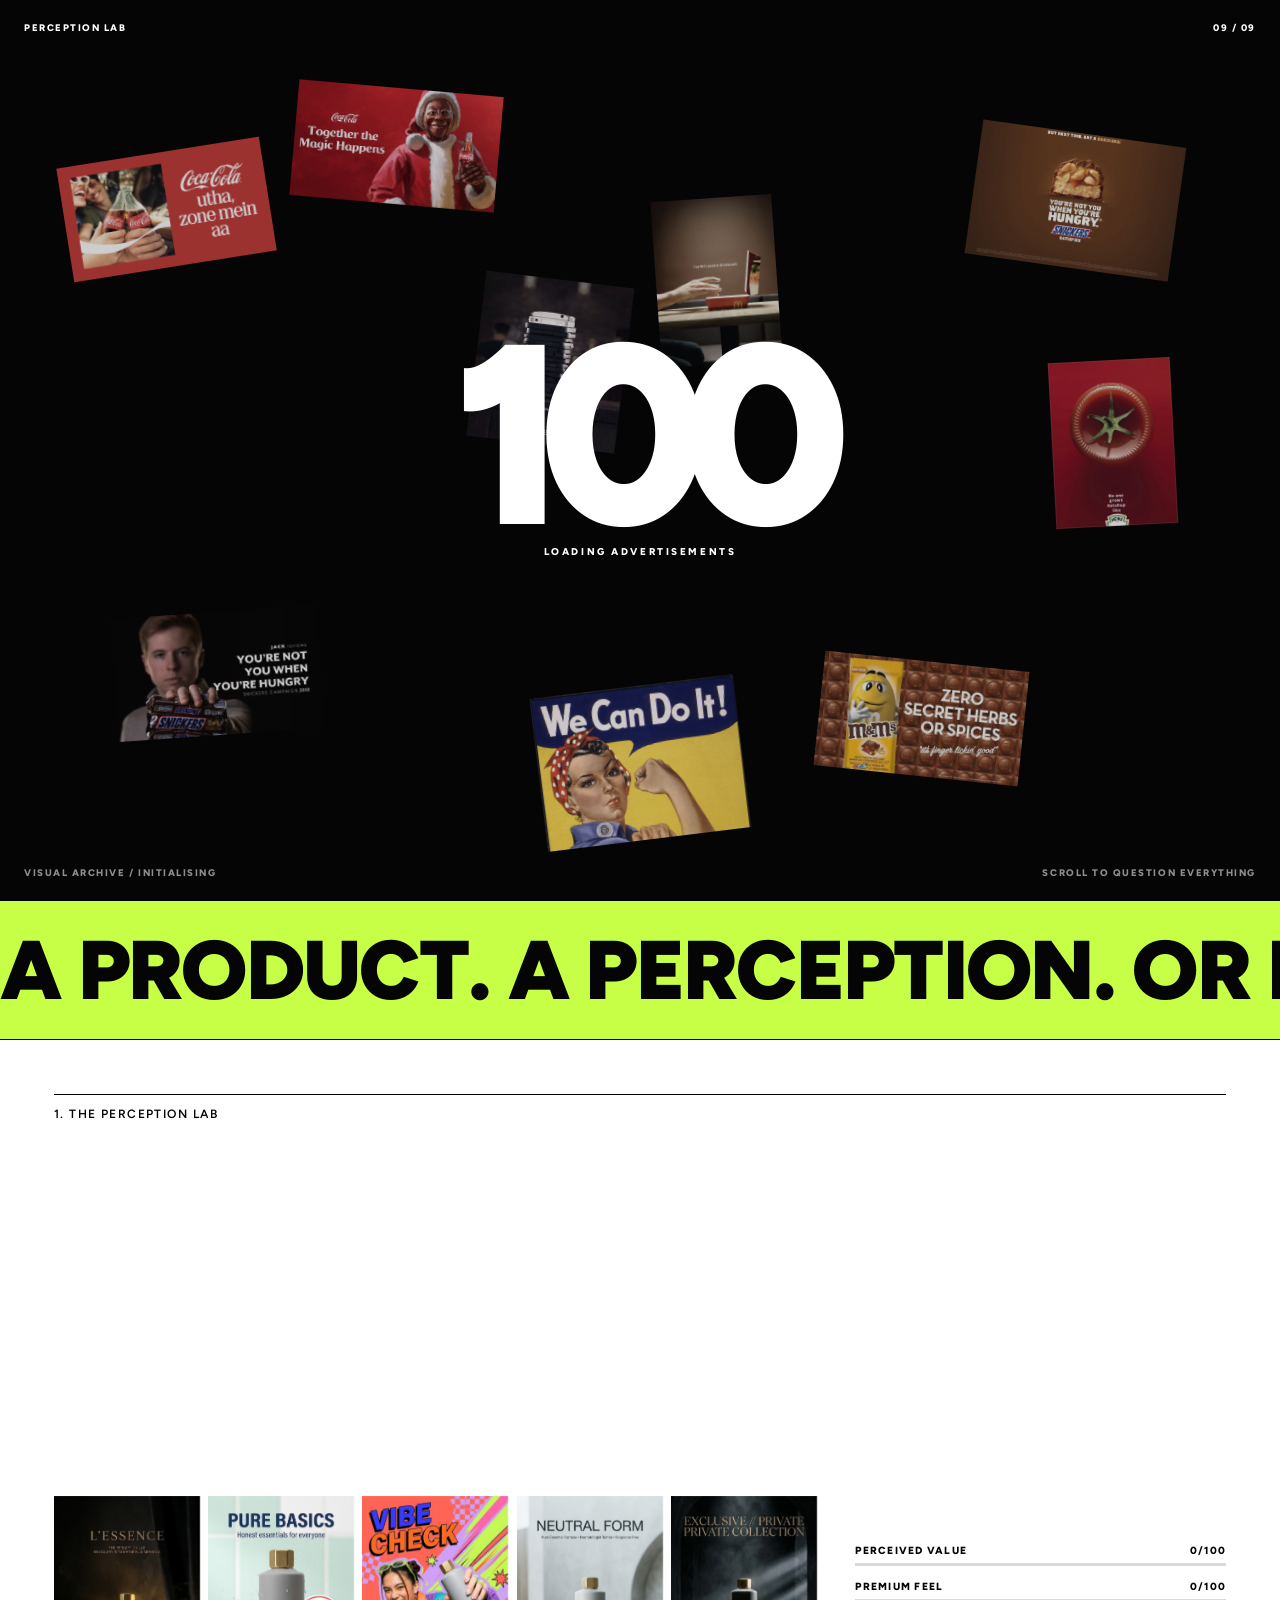
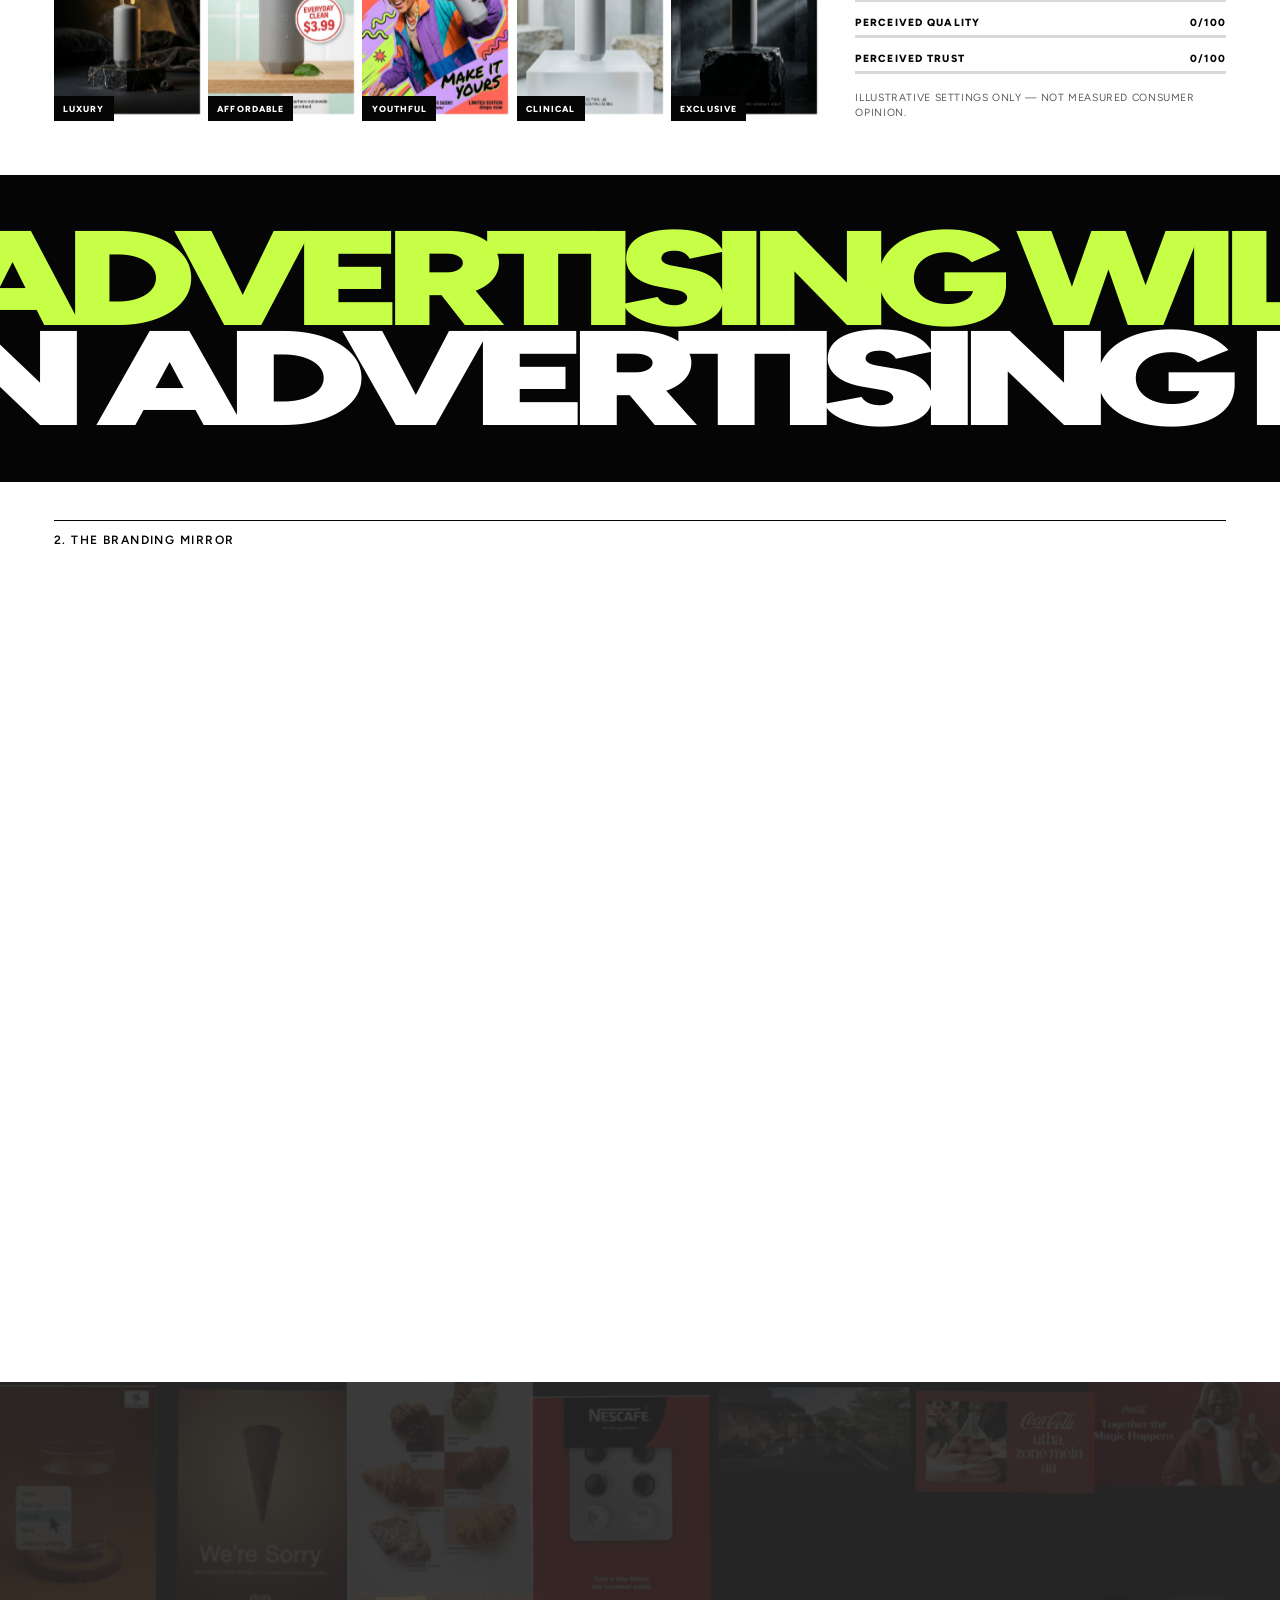
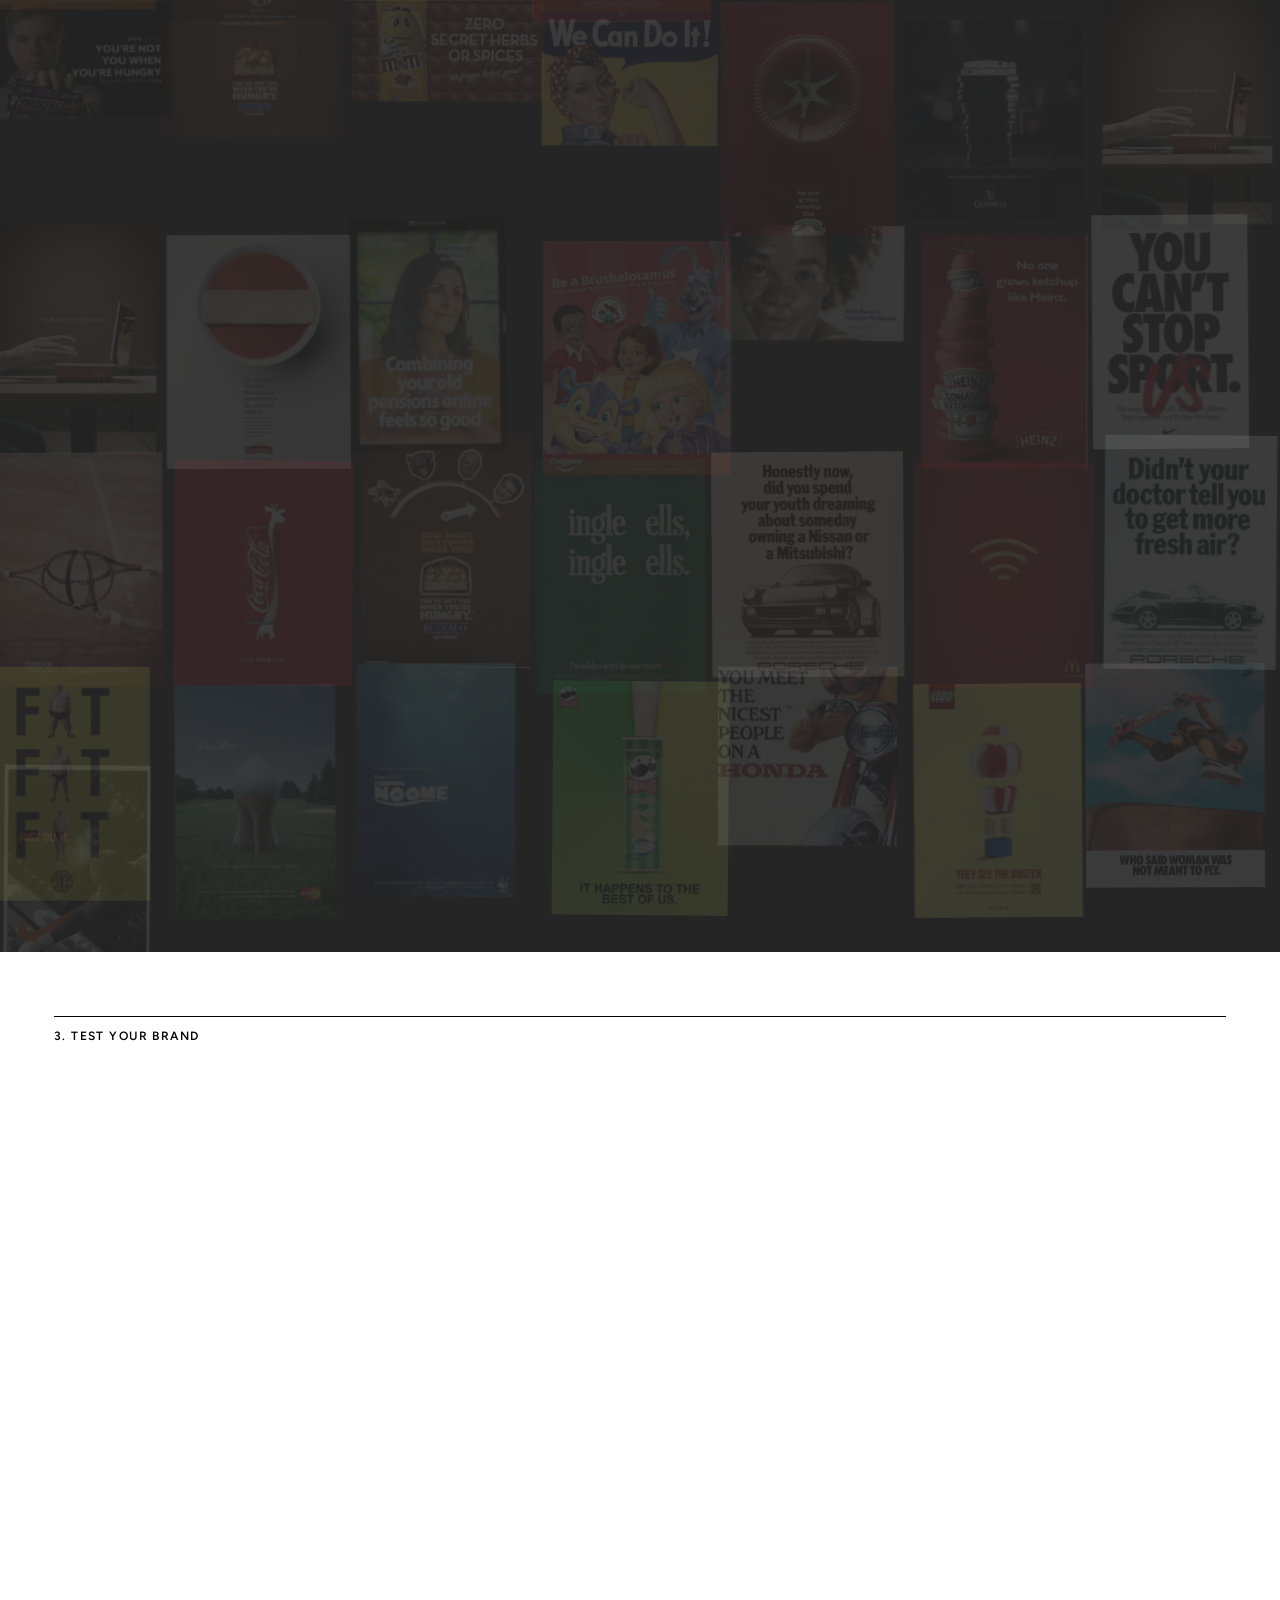
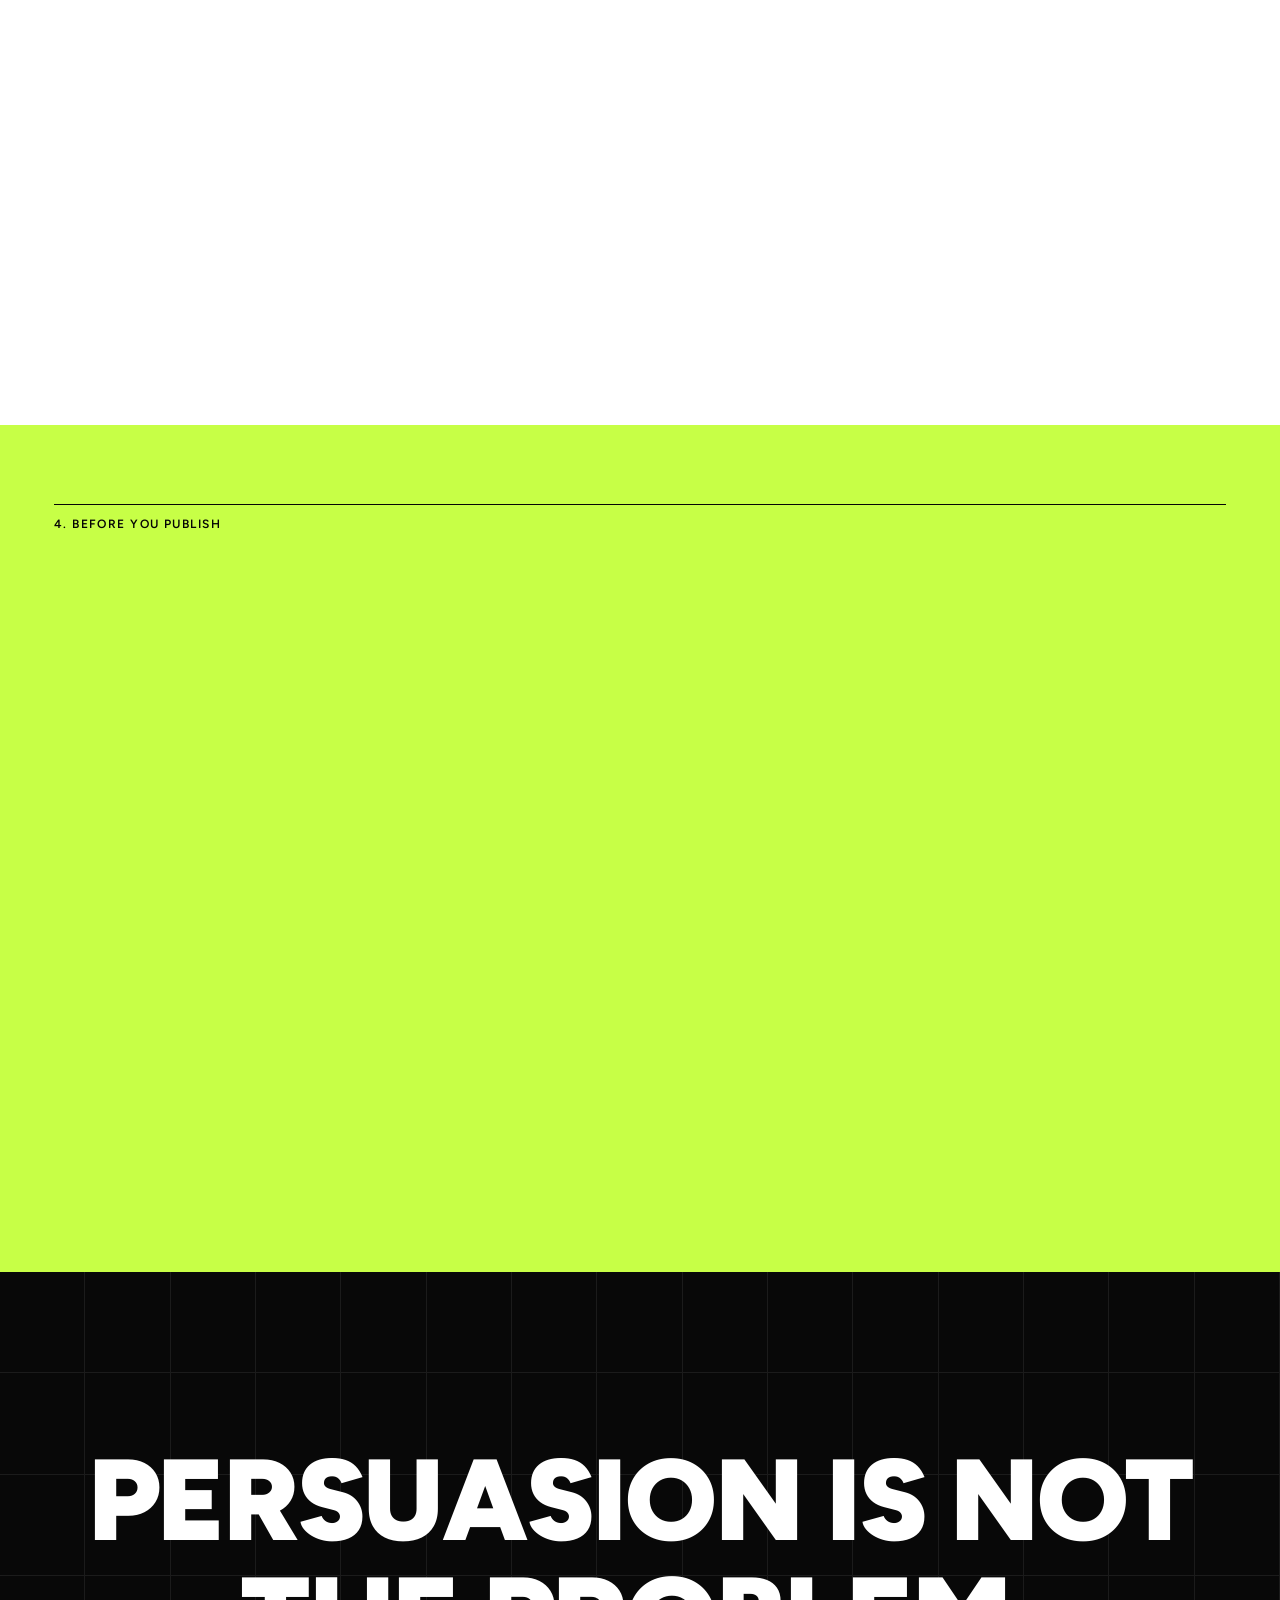
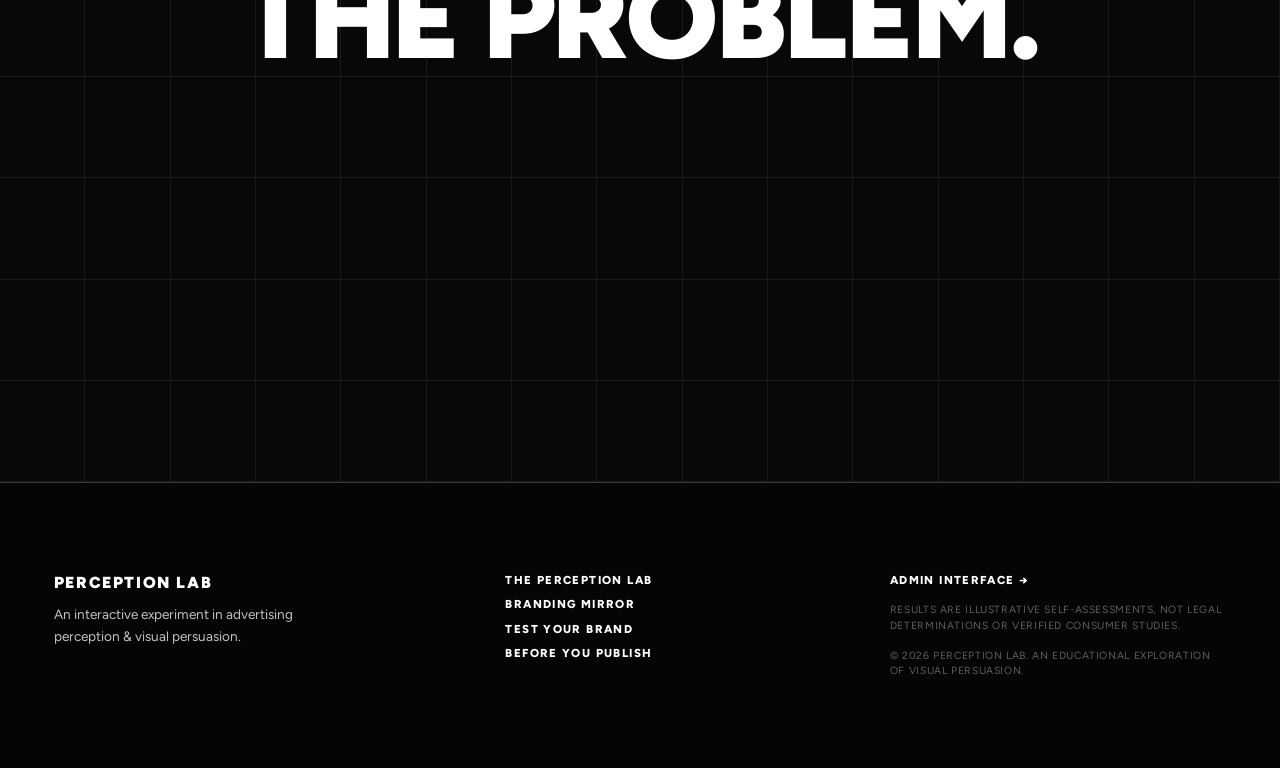
<file: index.html>
<!DOCTYPE html>
<html lang="en">
<head>
<meta charset="UTF-8">
<meta name="viewport" content="width=device-width, initial-scale=1.0">
<title>Perception Lab — What Are You Really Selling?</title>
<meta name="description" content="An interactive experiment in advertising perception and visual persuasion.">
<link rel="stylesheet" href="styles.css">
</head>
<body>

<!-- ADVERTISING ARCHIVE PRELOADER (initial entry only) -->
<div id="blackout" class="ad-preloader" aria-label="Loading advertising archive" aria-live="polite">
  <div class="preloader-meta"><span>PERCEPTION LAB</span><span id="preloaderCount">00 / 00</span></div>
  <div class="preloader-stage" id="preloaderStage" aria-hidden="true"></div>
  <div class="preloader-center"><span class="preloader-percent" id="preloaderPercent">00</span><span class="preloader-word">LOADING ADVERTISEMENTS</span></div>
  <div class="preloader-footer"><span>VISUAL ARCHIVE / INITIALISING</span><span>SCROLL TO QUESTION EVERYTHING</span></div>
</div>

<!-- Floating section navigator -->
<nav class="section-orb" id="sectionOrb" aria-label="Section navigation">
  <button class="section-orb-current" id="sectionOrbCurrent" type="button" aria-expanded="false" aria-controls="sectionOrbMenu">
    <span class="section-orb-kicker">NOW VIEWING</span>
    <span class="section-orb-label">HOME</span>
    <span class="section-orb-chevron" aria-hidden="true">+</span>
  </button>
  <div class="section-orb-menu" id="sectionOrbMenu">
    <a href="#top" data-orb-section="top">HOME</a>
    <a href="#lab" data-orb-section="lab">PERCEPTION</a>
    <a href="#mirror" data-orb-section="mirror">WHAT CHANGED</a>
    <a href="#test" data-orb-section="test">TEST YOUR BRAND</a>
    <a href="#publish" data-orb-section="publish">BEFORE YOU PUBLISH</a>
  </div>
</nav>

<!-- ============ HERO ============ -->
<header class="hero" id="top">
  <div class="hero-collage" id="heroCollage" aria-hidden="true"></div>
  <div class="hero-headline" id="heroHeadline">
    <span class="hero-line hero-line--outline" id="heroLine1">WHAT ARE YOU</span>
    <span class="hero-line hero-line--solid" id="heroLine2">SELLING?</span>
  </div>
  <p class="hero-hint" aria-hidden="true">SCROLL TO QUESTION EVERYTHING ↓</p>
</header>

<!-- ============ MARQUEE ============ -->
<section class="marquee-section" aria-label="A product? A perception? Or both?">
  <div class="marquee-track" id="marqueeTrack"></div>
</section>

<!-- ============ 1. THE PERCEPTION LAB ============ -->
<section class="lab section-yellow" id="lab">
  <div class="section-label"><span data-content="lab.label"></span></div>
  <h2 class="lab-headline">
    <span class="lab-line lab-line--solid" data-content="lab.headlineA"></span>
    <span class="lab-line lab-line--outline" data-content="lab.headlineB"></span>
  </h2>
  <div class="lab-grid">
    <div class="lab-tiles" id="labTiles" role="group" aria-label="Perception tiles"></div>
    <div class="lab-panel">
      <p class="lab-desc" data-content="lab.description"></p>
      <div class="lab-indicators" id="labIndicators"></div>
      <p class="fine-print" data-content="lab.indicatorNote"></p>
    </div>
  </div>
</section>

<!-- ============ TESTING STATEMENT ============ -->
<section class="testing-statement" id="testingStatement" aria-label="Testing principle">
  <div class="testing-dots" aria-hidden="true">
    <span class="testing-dot"></span><span class="testing-dot"></span><span class="testing-dot"></span><span class="testing-dot"></span><span class="testing-dot"></span><span class="testing-dot"></span>
    <span class="testing-dot"></span><span class="testing-dot"></span><span class="testing-dot"></span><span class="testing-dot"></span><span class="testing-dot"></span><span class="testing-dot"></span>
  </div>
  <div class="testing-copy">
    <p>Never stop testing and your advertising will never stop improving.</p>
    <p>The most powerful element in advertising is the truth.</p>
  </div>
</section>

<!-- ============ 3. THE BRANDING MIRROR ============ -->
<section class="mirror section-cyan" id="mirror">
  <div class="section-label"><span data-content="mirror.label"></span></div>
  <h2 class="mirror-headline" data-content="mirror.headline"></h2>
  <p class="mirror-desc" data-content="mirror.description"></p>

  <div class="mirror-grid">
    <div class="mirror-controls" id="mirrorControlsLeft" aria-label="Meaning-making devices, first group"></div>
    <div class="mirror-preview-wrap">
      <div class="mirror-preview" id="mirrorPreview">
        <div class="mirror-preview-inner" id="mirrorPreviewInner" aria-label="Editable campaign composition">
          <img class="mirror-img" id="mirrorImg" src="assets/mirror/brand-bottle.png" alt="Campaign bottle visual used in the branding mirror">
          <h3 class="mirror-preview-headline" id="mirrorPreviewHeadline" contenteditable="true" spellcheck="false" aria-label="Editable headline">AURUM No. 04</h3>
          <p class="mirror-preview-body" id="mirrorPreviewBody" contenteditable="true" spellcheck="false" aria-label="Editable body text"></p>
          <p class="mirror-composer-tip" id="mirrorComposerTip">SELECT A LAYER · DRAG TO MOVE · CLICK TEXT TO EDIT</p>
        </div>
      </div>
    </div>
    <aside class="mirror-actions-panel" id="mirrorActionsPanel" aria-label="Composition actions">
      <div class="mirror-mode-tabs" role="tablist" aria-label="Composition controls">
        <button class="is-active" type="button" role="tab" aria-selected="true" data-mirror-mode="image">IMAGE</button>
        <button type="button" role="tab" aria-selected="false" data-mirror-mode="text">TEXT</button>
        <button type="button" role="tab" aria-selected="false" data-mirror-mode="style">STYLE</button>
      </div>
      <div class="mirror-image-add-panel" id="mirrorImageAddPanel">
        <label class="mirror-add-image" for="mirrorLayerUpload">
          <input type="file" id="mirrorLayerUpload" accept="image/png,image/jpeg,image/webp" multiple hidden>
          ADD IMAGE +
        </label>
      </div>
      <div class="mirror-editor-actions" aria-label="Campaign composition actions">
        <button class="btn btn--small btn--ghost" id="mirrorHeadlineDown" type="button">HEADLINE −</button>
        <button class="btn btn--small btn--ghost" id="mirrorHeadlineUp" type="button">HEADLINE +</button>
        <button class="btn btn--small btn--ghost" id="mirrorTextDown" type="button">TITLE −</button>
        <button class="btn btn--small btn--ghost" id="mirrorTextUp" type="button">TITLE +</button>
      </div>
      <section class="mirror-layer-editor" aria-label="Composition layers">
        <div class="mirror-layer-editor-head"><span>LAYERS</span><strong id="mirrorSelectedLabel">MAIN IMAGE</strong></div>
        <div class="mirror-layer-list" id="mirrorLayerList" role="listbox" aria-label="Select a composition layer"></div>
        <div class="mirror-layer-actions">
          <button class="btn btn--small btn--ghost" id="mirrorUndo" type="button">UNDO</button>
          <button class="btn btn--small btn--ghost" id="mirrorRedo" type="button">REDO</button>
          <button class="btn btn--small btn--ghost" id="mirrorDuplicateLayer" type="button">DUPLICATE</button>
          <button class="btn btn--small btn--ghost" id="mirrorDeleteLayer" type="button">DELETE</button>
          <button class="btn btn--small btn--ghost" id="mirrorResetLayer" type="button">RESET LAYER</button>
        </div>
      </section>
      <button class="btn btn--small" id="mirrorReset" type="button">RESET COMPOSITION</button>
    </aside>
  </div>
</section>

<!-- ============ SCROLLING GALLERY ============ -->
<section class="gallery" id="gallery" aria-label="Advertising gallery">
  <div class="gallery-inner" id="galleryInner"></div>
</section>

<!-- ============ 4. TEST YOUR BRAND ============ -->
<section class="test section-white" id="test">
  <div class="section-label"><span data-content="test.label"></span></div>
  <h2 class="test-headline test-positionable" id="testHeading">
    <span class="test-line test-line--solid" data-content="test.headlineA"></span>
    <span class="test-line test-line--outline" data-content="test.headlineB"></span>
  </h2>

  <div class="wizard" id="wizard">
    <ol class="wizard-steps" id="wizardSteps"></ol>

    <!-- STEP A: DEFINE -->
    <fieldset class="wizard-step" id="stepA" data-step="0">
      <legend class="test-positionable" id="testHeadingDefine">What are you selling?</legend>
      <div class="upload-area" id="uploadArea" tabindex="0" role="button" aria-label="Upload a campaign image">
        <input type="file" id="fileInput" accept="image/png,image/jpeg,image/webp" hidden>
        <div class="upload-empty" id="uploadEmpty">
          <p class="upload-arrow" aria-hidden="true">↑</p>
          <p>DROP OR SELECT A<br>CAMPAIGN IMAGE</p>
          <p class="fine-print">PNG, JPEG or WebP · max 5 MB</p>
        </div>
        <div class="upload-preview" id="uploadPreview" hidden>
          <img id="uploadPreviewImg" alt="Uploaded campaign preview">
          <p class="upload-filename" id="uploadFilename"></p>
          <div class="upload-actions">
            <button type="button" class="btn btn--small" id="replaceImageBtn">REPLACE</button>
            <button type="button" class="btn btn--small btn--ghost" id="removeImageBtn">REMOVE</button>
          </div>
        </div>
      </div>
      <p class="upload-error" id="uploadError" role="alert" hidden></p>
      <div class="field-grid">
        <label class="field">PRODUCT OR SERVICE NAME
          <input type="text" id="fName" placeholder="e.g. AURUM No. 04" autocomplete="off">
        </label>
        <label class="field">PRODUCT CATEGORY
          <input type="text" id="fCategory" placeholder="e.g. Fragrance" autocomplete="off">
        </label>
        <label class="field field--wide">SHORT PRODUCT DESCRIPTION
          <textarea id="fDesc" rows="2" placeholder="What is it, in one honest sentence?"></textarea>
        </label>
        <label class="field">ACTUAL PRICE (OPTIONAL)
          <input type="number" id="fPrice" min="0" step="1" placeholder="e.g. 4800">
        </label>
        <label class="field">KEY SUPPORTED QUALITIES
          <input type="text" id="fQualities" placeholder="e.g. long-lasting, vegan" autocomplete="off">
        </label>
      </div>
      <div class="wizard-nav">
        <span></span><button type="button" class="btn" data-goto="1">CONTINUE</button>
      </div>
    </fieldset>

    <!-- STEP B: INTENDED PERCEPTION -->
    <fieldset class="wizard-step" id="stepB" data-step="1" hidden>
      <legend class="test-positionable" id="testHeadingIntended">Intended perception</legend>
      <p class="step-hint">Select every quality your visual language communicates.</p>
      <div class="chip-group" id="perceptionChips" role="group" aria-label="Intended perceptions"></div>
      <div class="wizard-nav">
        <button type="button" class="btn btn--ghost" data-goto="0">BACK</button>
        <button type="button" class="btn" data-goto="2">CONTINUE</button>
      </div>
    </fieldset>

    <!-- STEP C: PRODUCT REALITY -->
    <fieldset class="wizard-step" id="stepC" data-step="2" hidden>
      <legend class="test-positionable" id="testHeadingReality">Product reality</legend>
      <p class="step-hint">Evaluate what the product actually is — be honest. Missing evidence triggers an uncertainty warning, never an accusation.</p>
      <div class="field-grid">
        <label class="field">PRICE POSITION
          <select id="rPrice"><option value="">SELECT…</option></select>
        </label>
        <label class="field">MATERIALS
          <select id="rMaterials"><option value="">SELECT…</option></select>
        </label>
        <label class="field">QUALITY INDICATORS
          <select id="rQuality"><option value="">SELECT…</option></select>
        </label>
        <label class="field">PRODUCTION
          <select id="rProduction"><option value="">SELECT…</option></select>
        </label>
        <label class="field">AVAILABILITY
          <select id="rAvailability"><option value="">SELECT…</option></select>
        </label>
        <label class="field">PRODUCT CLAIMS MADE
          <select id="rClaims"><option value="">SELECT…</option></select>
        </label>
        <label class="field field--wide">LIMITATIONS THAT MIGHT AFFECT THE PROMISE
          <textarea id="rLimitations" rows="2" placeholder="e.g. scent lasts ~4 hours, not 12"></textarea>
        </label>
      </div>
      <div class="wizard-nav">
        <button type="button" class="btn btn--ghost" data-goto="1">BACK</button>
        <button type="button" class="btn" data-goto="3">CONTINUE</button>
      </div>
    </fieldset>

    <!-- STEP D: COMPARE -->
    <fieldset class="wizard-step" id="stepD" data-step="3" hidden>
      <legend class="test-positionable" id="testHeadingCompare">Compare</legend>
      <p class="step-hint">Intended perception vs product reality.</p>
      <div class="compare-grid">
        <div class="compare-col">
          <h3>INTENDED PERCEPTION</h3>
          <div class="compare-chips" id="cmpIntended"></div>
          <div class="cmp-image-wrap" id="cmpImageWrap" hidden>
            <img id="cmpImage" alt="Campaign image being evaluated">
          </div>
        </div>
        <div class="compare-col">
          <h3>PRODUCT REALITY</h3>
          <ul class="cmp-reality" id="cmpReality"></ul>
        </div>
      </div>
      <div class="wizard-nav">
        <div class="wizard-nav-left">
          <button type="button" class="btn btn--ghost" data-goto="2">BACK</button>
          <button type="button" class="btn btn--ghost" id="startOverBtn">START OVER</button>
        </div>
        <button type="button" class="btn btn--lime" id="evaluateBtn">GENERATE COMPARISON</button>
      </div>
    </fieldset>

    <!-- STEP E: RESULT -->
    <fieldset class="wizard-step" id="stepE" data-step="4" hidden>
      <legend class="test-positionable" id="testHeadingResult">Evaluation result</legend>
      <div class="result-layout">
        <div class="result-gauge-wrap">
          <div class="result-gauge" id="resultGauge">
            <svg viewBox="0 0 120 120" aria-hidden="true">
              <circle class="gauge-bg" cx="60" cy="60" r="52"></circle>
              <circle class="gauge-fill" id="gaugeFill" cx="60" cy="60" r="52"></circle>
            </svg>
            <div class="gauge-number"><span id="gaugeValue">0</span><small>/100</small></div>
          </div>
          <h3 class="result-label" id="resultLabel">—</h3>
          <p class="fine-print">Preliminary self-assessment — not a legal determination or verified consumer study.</p>
        </div>
        <div class="result-detail">
          <div id="dimensionBars"></div>
          <div class="result-notes" id="resultNotes"></div>
          <div class="result-recs">
            <h4>RECOMMENDATIONS</h4>
            <ul id="resultRecs"></ul>
          </div>
          <div class="wizard-nav">
            <button type="button" class="btn btn--ghost" data-goto="3">BACK TO COMPARE</button>
            <button type="button" class="btn" id="toPublishBtn">CONTINUE TO PUBLISH CHECKLIST</button>
          </div>
        </div>
      </div>
    </fieldset>
  </div>
</section>

<!-- ============ 5. BEFORE YOU PUBLISH ============ -->
<section class="publish section-lime" id="publish">
  <div class="section-label"><span data-content="publish.label"></span></div>
  <h2 class="publish-headline">
    <span class="publish-line publish-line--solid" data-content="publish.headlineA"></span>
    <span class="publish-line publish-line--outline" data-content="publish.headlineB"></span>
  </h2>
  <div class="checklist" id="checklist"></div>
  <div class="publish-panel" id="publishPanel">
    <h3 id="publishVerdict">AWAITING ANSWERS</h3>
    <p id="publishSummary">Answer the checklist questions to receive a preliminary assessment.</p>
    <ul class="publish-warnings" id="publishWarnings"></ul>
    <div class="publish-actions">
      <button type="button" class="btn btn--ghost" id="reviewAnswersBtn">REVIEW ANSWERS</button>
      <button type="button" class="btn btn--ghost" id="resetChecklistBtn">RESET CHECKLIST</button>
      <button type="button" class="btn" id="backToTestBtn">RETURN TO CAMPAIGN EVALUATION</button>
      <button type="button" class="btn btn--lime" id="summaryBtn">GENERATE SUMMARY</button>
    </div>
  </div>
  <div class="summary-box" id="summaryBox" hidden>
    <h4>SESSION SUMMARY</h4>
    <pre id="summaryText"></pre>
    <div class="publish-actions">
      <button type="button" class="btn btn--small" id="copySummaryBtn">COPY SUMMARY</button>
      <button type="button" class="btn btn--small btn--ghost" onclick="window.print()">PRINT</button>
    </div>
  </div>
</section>

<!-- ============ FINAL STATEMENT ============ -->
<section class="final" id="final">
  <div class="final-tiles" id="finalTiles" aria-hidden="true"></div>
  <h2 class="final-headline" id="finalHeadline">
    <span class="final-line" data-line="1" data-content="final.line1"></span>
    <span class="final-line" data-line="2" data-content="final.line2"></span>
    <span class="final-line final-line--lime" data-line="3" data-content="final.line3"></span>
    <span class="final-line" data-line="4" data-content="final.line4"></span>
  </h2>
</section>

<!-- ============ FOOTER ============ -->
<footer class="footer">
  <div class="footer-grid">
    <div>
      <p class="footer-logo">PERCEPTION LAB</p>
      <p class="footer-desc" data-content="site.tagline"></p>
    </div>
    <nav class="footer-nav" aria-label="Footer">
      <a href="#lab">THE PERCEPTION LAB</a>
      <a href="#mirror">BRANDING MIRROR</a>
      <a href="#test">TEST YOUR BRAND</a>
      <a href="#publish">BEFORE YOU PUBLISH</a>
    </nav>
    <div class="footer-admin">
      <a href="admin.html">ADMIN INTERFACE →</a>
      <p class="fine-print" data-content="site.footerNote"></p>
      <p class="fine-print" data-content="site.copyright"></p>
    </div>
  </div>
</footer>

<script src="script.js"></script>
</body>
</html>
</file>
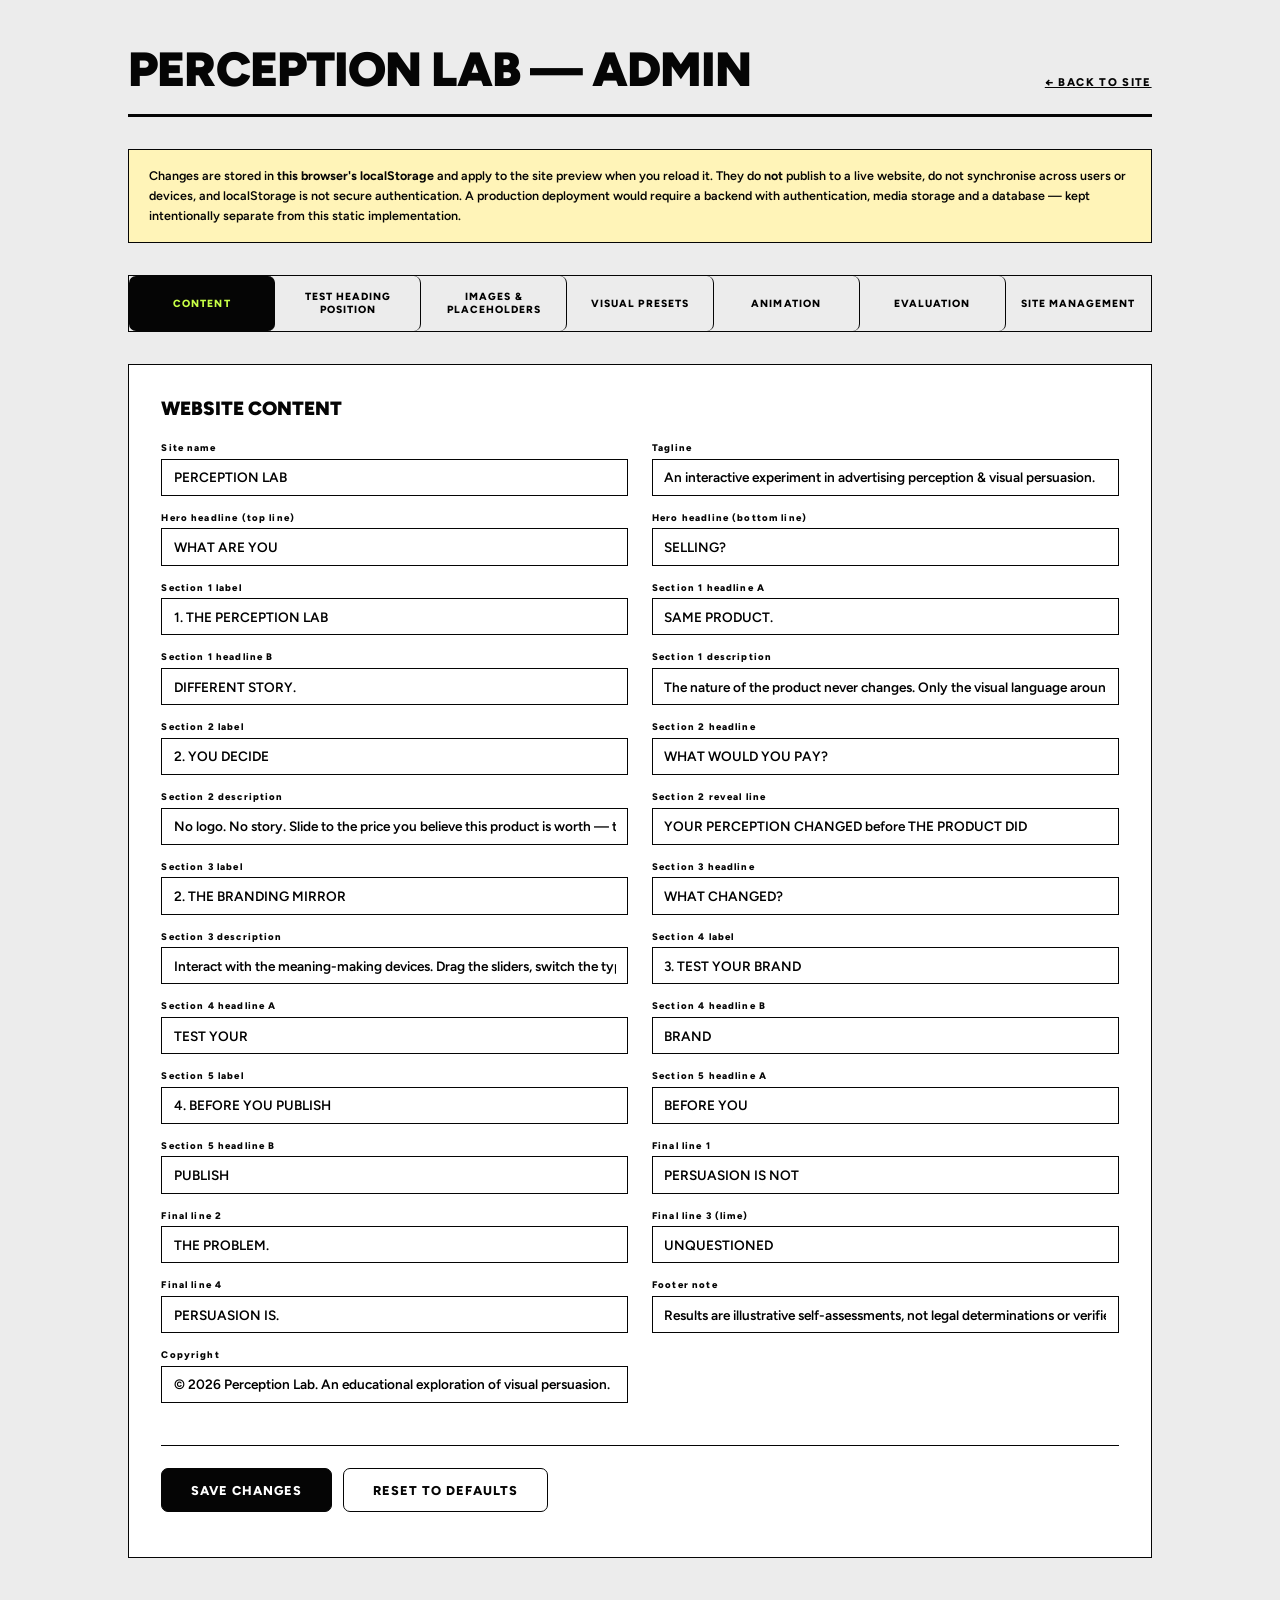
<file: admin.html>
<!DOCTYPE html>
<html lang="en">
<head>
<meta charset="UTF-8">
<meta name="viewport" content="width=device-width, initial-scale=1.0">
<title>Perception Lab — Admin</title>
<link rel="stylesheet" href="styles.css">
<style>
  body { background: var(--grey); }
  .admin { max-width: 1100px; margin: 0 auto; padding: 2.5rem 3vw 5rem; }
  .admin-head { display: flex; justify-content: space-between; align-items: baseline; flex-wrap: wrap; gap: 1rem; border-bottom: 3px solid var(--black); padding-bottom: 1rem; margin-bottom: 2rem; }
  .admin-head h1 { font-size: clamp(1.8rem, 4vw, 3rem); font-weight: 900; letter-spacing: -0.02em; }
  .admin-head a { color: var(--black); font-size: 0.7rem; font-weight: 800; letter-spacing: 0.12em; }
  .admin-note { background: var(--yellow); border: 1px solid var(--black); padding: 1rem 1.2rem; font-size: 0.78rem; font-weight: 600; line-height: 1.6; margin-bottom: 2rem; }
  .admin-tabs { display: flex; flex-wrap: wrap; border: 1px solid var(--black); margin-bottom: 2rem; }
  .admin-tabs button { flex: 1; min-width: 130px; font-family: var(--font-sans); font-weight: 800; font-size: 0.65rem; letter-spacing: 0.1em; padding: 0.9rem 0.5rem; background: transparent; border: none; border-right: 1px solid var(--black); cursor: pointer; }
  .admin-tabs button:last-child { border-right: none; }
  .admin-tabs button.is-active { background: var(--black); color: var(--lime); }
  .admin-panel { border: 1px solid var(--black); background: var(--white); padding: 2rem; display: none; }
  .admin-panel.is-active { display: block; }
  .admin-panel h2 { font-size: 1.2rem; font-weight: 900; margin-bottom: 1.4rem; }
  .a-field { display: flex; flex-direction: column; gap: 0.35rem; margin-bottom: 1rem; }
  .a-field label { font-size: 0.6rem; font-weight: 800; letter-spacing: 0.12em; }
  .a-field input, .a-field textarea, .a-field select { font-family: var(--font-sans); font-size: 0.85rem; font-weight: 600; padding: 0.6rem 0.7rem; border: 1px solid var(--black); }
  .a-grid { display: grid; grid-template-columns: 1fr 1fr; gap: 0 1.5rem; }
  .a-actions { display: flex; flex-wrap: wrap; gap: 0.7rem; margin-top: 1.6rem; border-top: 1px solid var(--black); padding-top: 1.4rem; }
  .a-msg { font-size: 0.75rem; font-weight: 700; margin-top: 0.8rem; }
  .a-msg.ok { color: #1a7f37; }
  .a-msg.err { color: #b00020; }
  .preset-editor { border: 1px solid var(--black); padding: 1.2rem; margin-bottom: 1.2rem; }
  .preset-editor h3 { font-size: 0.8rem; font-weight: 900; letter-spacing: 0.1em; margin-bottom: 1rem; }
  .preset-editor .a-grid { grid-template-columns: repeat(4, 1fr); }
  .image-section { margin: 0 0 2rem; }
  .image-section h3 { font-size: .7rem; letter-spacing: .12em; font-weight: 900; padding-bottom: .65rem; margin-bottom: .7rem; border-bottom: 1px solid var(--black); }
  .image-slot { display: grid; grid-template-columns: 92px minmax(9rem, 1fr) auto; align-items: center; gap: .85rem; padding: .7rem 0; border-bottom: 1px solid rgba(5,5,5,.18); }
  .image-slot:last-child { border-bottom: none; }
  .image-slot img { width: 92px; height: 62px; object-fit: contain; background: var(--grey); }
  .image-slot-copy { min-width: 0; }
  .image-slot-label { font-size: .7rem; font-weight: 900; letter-spacing: .08em; display: block; }
  .image-slot-id { font-size: .58rem; opacity: .56; letter-spacing: .06em; display: block; margin-top: .25rem; }
  .image-slot-actions { display: flex; flex-wrap: wrap; justify-content: flex-end; gap: .45rem; }
  .image-slot-actions .btn { font-size: .56rem; padding: .52rem .64rem; }
  .admin-subnote { max-width: 70ch; margin: -.15rem 0 1rem; font-size: .72rem; line-height: 1.55; }
  .mirror-layers-admin { padding-top: .7rem; }
  .mirror-layer-admin-list { border-top: 1px solid rgba(5,5,5,.18); }
  .layer-position-fields { display: flex; gap: .55rem; margin-top: .55rem; }
  .layer-position-fields label { display: flex; align-items: center; gap: .3rem; font-size: .55rem; font-weight: 800; letter-spacing: .08em; }
  .layer-position-fields input { width: 4.4rem; padding: .35rem; border: 1px solid var(--black); font: 700 .7rem var(--font-sans); }
  .weight-row { display: flex; align-items: center; gap: 1rem; margin-bottom: 0.7rem; }
  .weight-row label { flex: 1; font-size: 0.65rem; font-weight: 800; letter-spacing: 0.1em; }
  .weight-row input { width: 90px; padding: 0.4rem; border: 1px solid var(--black); font-family: var(--font-sans); font-weight: 700; }
  @media (max-width: 800px) { .a-grid, .preset-editor .a-grid { grid-template-columns: 1fr; } .image-slot { grid-template-columns: 78px 1fr; } .image-slot img { width:78px; height:54px; } .image-slot-actions { grid-column: 1 / -1; justify-content:flex-start; } }
</style>
</head>
<body>
<div class="admin">
  <div class="admin-head">
    <h1>PERCEPTION LAB — ADMIN</h1>
    <a href="index.html">← BACK TO SITE</a>
  </div>

  <div class="admin-note">
    Changes are stored in <strong>this browser's localStorage</strong> and apply to the site preview when you reload it.
    They do <strong>not</strong> publish to a live website, do not synchronise across users or devices, and localStorage is not secure authentication.
    A production deployment would require a backend with authentication, media storage and a database — kept intentionally separate from this static implementation.
  </div>

  <div class="admin-tabs" role="tablist">
    <button class="is-active" data-tab="content" role="tab">CONTENT</button>
    <button data-tab="positions" role="tab">TEST HEADING POSITION</button>
    <button data-tab="images" role="tab">IMAGES &amp; PLACEHOLDERS</button>
    <button data-tab="presets" role="tab">VISUAL PRESETS</button>
    <button data-tab="anim" role="tab">ANIMATION</button>
    <button data-tab="eval" role="tab">EVALUATION</button>
    <button data-tab="manage" role="tab">SITE MANAGEMENT</button>
  </div>

  <!-- CONTENT -->
  <section class="admin-panel is-active" id="tab-content">
    <h2>WEBSITE CONTENT</h2>
    <div class="a-grid" id="contentFields"></div>
    <div class="a-actions">
      <button class="btn" id="saveContentBtn">SAVE CHANGES</button>
      <button class="btn btn--ghost" id="resetContentBtn">RESET TO DEFAULTS</button>
    </div>
    <p class="a-msg" id="contentMsg"></p>
  </section>

  <!-- TEST YOUR BRAND HEADING POSITION -->
  <section class="admin-panel" id="tab-positions">
    <h2>TEST YOUR BRAND — HEADING POSITION</h2>
    <p class="fine-print" style="margin:-.65rem 0 1.25rem;max-width:65ch;">Move every Test Your Brand heading independently. Values are pixels from the original layout; keep changes small to protect the responsive design.</p>
    <div id="testHeadingPositions"></div>
    <div class="a-actions">
      <button class="btn" id="saveHeadingPositionsBtn">SAVE HEADING POSITIONS</button>
      <button class="btn btn--ghost" id="resetHeadingPositionsBtn">RESET POSITIONS</button>
    </div>
    <p class="a-msg" id="headingPositionsMsg"></p>
  </section>

  <!-- IMAGES -->
  <section class="admin-panel" id="tab-images">
    <h2>SECTION-WISE IMAGE CONTROL</h2>
    <p class="fine-print" style="margin:-.65rem 0 1.25rem;max-width:70ch;">Every occurrence has its own slot. Replacing or removing one repeated campaign image does not alter any other occurrence. Uploaded files are kept only in this browser.</p>
    <div id="galleryItems"></div>
    <div class="a-actions">
      <button class="btn" id="saveImagesBtn">SAVE IMAGE CHANGES</button>
      <button class="btn btn--ghost" id="restoreAllImagesBtn">RESTORE ALL DEFAULT IMAGES</button>
    </div>
    <p class="a-msg" id="imagesMsg"></p>
  </section>

  <!-- PRESETS -->
  <section class="admin-panel" id="tab-presets">
    <h2>VISUAL PRESETS — FIVE PERCEPTIONS</h2>
    <div id="presetEditors"></div>
    <div class="a-actions">
      <button class="btn" id="savePresetsBtn">SAVE PRESETS</button>
    </div>
    <p class="a-msg" id="presetsMsg"></p>
  </section>

  <!-- ANIMATION -->
  <section class="admin-panel" id="tab-anim">
    <h2>ANIMATION SETTINGS</h2>
    <div class="a-grid" id="animFields"></div>
    <div class="a-actions">
      <button class="btn" id="saveAnimBtn">SAVE SETTINGS</button>
    </div>
    <p class="a-msg" id="animMsg"></p>
  </section>

  <!-- EVALUATION -->
  <section class="admin-panel" id="tab-eval">
    <h2>QUESTIONNAIRES &amp; EVALUATION</h2>
    <h3 style="font-size:.75rem;letter-spacing:.12em;margin:1rem 0 .8rem;">DIMENSION WEIGHTS (must sum to 1.00)</h3>
    <div id="weightRows"></div>
    <div class="a-grid" id="evalFields" style="margin-top:1.5rem;"></div>
    <div class="a-actions">
      <button class="btn" id="saveEvalBtn">SAVE EVALUATION CONFIG</button>
    </div>
    <p class="a-msg" id="evalMsg"></p>
  </section>

  <!-- MANAGE -->
  <section class="admin-panel" id="tab-manage">
    <h2>SITE MANAGEMENT</h2>
    <div class="a-actions" style="border:none;padding-top:0;">
      <button class="btn btn--lime" id="exportBtn">EXPORT CONFIGURATION (JSON)</button>
      <label class="btn btn--ghost" style="display:inline-block;cursor:pointer;">
        IMPORT JSON <input type="file" id="importInput" accept="application/json,.json" hidden>
      </label>
      <button class="btn btn--ghost" id="wipeBtn">RESET ALL TO DEFAULTS</button>
      <a class="btn" href="index.html" target="_blank" rel="noopener">PREVIEW SITE ↗</a>
    </div>
    <p class="a-msg" id="manageMsg"></p>
  </section>
</div>
<script src="admin.js"></script>
</body>
</html>
</file>
<file: styles.css>
/* ============================================================
   PERCEPTION LAB — styles.css
   Editorial, experimental, black/white + yellow/lavender/cyan/lime
   ============================================================ */

@font-face {
  font-family: 'Figtree';
  src: url('fonts/Figtree-VariableFont_wght.ttf') format('truetype');
  font-weight: 300 900;
  font-display: swap;
}

:root {
  --black: #050505;
  --white: #ffffff;
  --yellow: #FFF4B8;
  --lavender: #A7A6FF;
  --cyan: #9BE8F7;
  --lime: #C7FF46;
  --grey: #ECECEC;
  --font-sans: 'Figtree', 'Helvetica Neue', Arial, sans-serif;
  --font-serif: Georgia, 'Times New Roman', serif;
  --ease-out: cubic-bezier(0.16, 1, 0.3, 1);
  --ease-io: cubic-bezier(0.65, 0, 0.35, 1);
}

* { margin: 0; padding: 0; box-sizing: border-box; }

html { scroll-behavior: smooth; }
@media (prefers-reduced-motion: reduce) {
  html { scroll-behavior: auto; }
  *, *::before, *::after {
    animation-duration: 0.01ms !important;
    animation-iteration-count: 1 !important;
    transition-duration: 0.01ms !important;
  }
}

body {
  font-family: var(--font-sans);
  background: var(--white);
  color: var(--black);
  overflow-x: hidden;
  -webkit-font-smoothing: antialiased;
}

::selection { background: var(--lime); color: var(--black); }

/* ---------- BLACKOUT ---------- */
#blackout {
  position: fixed; inset: 0; z-index: 9999;
  background: var(--black);
  opacity: 1;
  pointer-events: none;
  transition: opacity 0.9s var(--ease-io);
}
#blackout.is-hidden { opacity: 0; }

/* ---------- SHARED ---------- */
.fine-print {
  font-size: 0.65rem;
  letter-spacing: 0.06em;
  text-transform: uppercase;
  opacity: 0.65;
  line-height: 1.5;
}
.section-label {
  border-top: 1px solid currentColor;
  padding-top: 0.6rem;
  font-size: 0.75rem;
  letter-spacing: 0.12em;
  font-weight: 600;
}
.btn {
  font-family: var(--font-sans);
  font-weight: 800;
  font-size: 0.8rem;
  letter-spacing: 0.08em;
  padding: 0.85rem 1.8rem;
  border: 1px solid var(--black);
  background: var(--black);
  color: var(--white);
  cursor: pointer;
  transition: transform 0.25s var(--ease-out), background 0.2s, color 0.2s;
}
.btn:hover { transform: translateY(-2px); }
.btn:active { transform: translateY(0); }
.btn--ghost { background: transparent; color: inherit; border-color: currentColor; }
.btn--lime { background: var(--lime); color: var(--black); border-color: var(--black); }
.btn--small { padding: 0.5rem 1rem; font-size: 0.7rem; }
.btn:focus-visible, a:focus-visible, input:focus-visible, select:focus-visible, textarea:focus-visible, [tabindex]:focus-visible {
  outline: 3px solid var(--lime);
  outline-offset: 2px;
}

/* Consistent, restrained action-button corners. The floating section navigator
   deliberately keeps its pill and circular controls so its drag affordance
   remains visually clear. */
.btn,
button:not(.section-orb-current):not(.section-orb-chevron),
input[type="button"],
input[type="submit"] { border-radius: 7px; }

/* Section backgrounds */
.section-yellow { background: var(--yellow); }
.section-lavender { background: var(--lavender); }
.section-cyan { background: var(--cyan); }
.section-lime { background: var(--lime); }
.section-white { background: var(--white); }

/* Scroll reveal */
.reveal { opacity: 0; transform: translateY(40px); transition: opacity var(--section-reveal-duration, .9s) var(--ease-out), transform var(--section-reveal-duration, .9s) var(--ease-out); }
.reveal.is-in { opacity: 1; transform: translateY(0); }

/* ============================================================
   HERO
   ============================================================ */
.hero {
  position: relative;
  min-height: 100vh;
  background: var(--white);
  overflow: hidden;
}
.hero-nav {
  position: absolute; top: 0; left: 0; right: 0; z-index: 30;
  display: flex; justify-content: center; align-items: center;
  padding: 1.2rem 3vw;
  font-size: 0.7rem; letter-spacing: 0.14em; font-weight: 700;
}
.nav-logo { font-weight: 900; }
.nav-links { display: flex; justify-content: center; width: 100%; gap: 2rem; list-style: none; }
.nav-links a { color: var(--black); text-decoration: none; position: relative; }
.nav-links a::after {
  content: ''; position: absolute; left: 0; bottom: -4px;
  width: 100%; height: 1px; background: var(--black);
  transform: scaleX(0); transform-origin: left;
  transition: transform 0.3s var(--ease-out);
}
.nav-links a:hover::after { transform: scaleX(1); }

.hero-collage { position: absolute; inset: 0; z-index: 10; }
.hero-card {
  position: absolute;
  background: var(--grey);
  border: 1px solid rgba(5,5,5,0.15);
  overflow: hidden;
  opacity: 0;
  transform: translateY(60px);
  transition: opacity 1s var(--ease-out), transform 1s var(--ease-out);
  will-change: transform;
}
.hero-card.is-in { opacity: 1; transform: translateY(0); }
.hero-card-img { width: 100%; height: 78%; display: flex; align-items: center; justify-content: center; }
.hero-card-label {
  height: 22%; display: flex; align-items: center; padding: 0 0.6rem;
  font-size: 0.55rem; letter-spacing: 0.1em; font-weight: 700;
  border-top: 1px solid rgba(5,5,5,0.15);
  background: var(--white);
}
.hero-card-label span { overflow: hidden; text-overflow: ellipsis; white-space: nowrap; }

/* Generated demo "photo" inside cards — abstract editorial blocks */
.demo-photo { width: 100%; height: 100%; position: relative; overflow: hidden; }
.demo-photo .ph-shape { position: absolute; }

.hero-headline {
  position: absolute; inset: 0; z-index: 20;
  display: flex; flex-direction: column;
  align-items: center; justify-content: center;
  pointer-events: none;
  mix-blend-mode: multiply;
}
.hero-line {
  display: block;
  font-weight: 900;
  font-size: clamp(3rem, 11vw, 10.5rem);
  line-height: 0.95;
  letter-spacing: -0.02em;
  opacity: 0;
  transform: translateY(50px);
  transition: opacity 1.1s var(--ease-out), transform 1.1s var(--ease-out);
}
.hero-line--outline {
  color: transparent;
  -webkit-text-stroke: 2px var(--black);
  font-weight: 800;
}
.hero-line.is-in { opacity: 1; transform: translateY(0); }
.hero-hint {
  position: absolute; bottom: 1.4rem; left: 50%; transform: translateX(-50%);
  z-index: 30; font-size: 0.6rem; letter-spacing: 0.2em; font-weight: 700;
  animation: hintPulse 2.4s ease-in-out infinite;
}
@keyframes hintPulse { 0%,100% { opacity: 0.35; } 50% { opacity: 0.9; } }

/* ============================================================
   MARQUEE
   ============================================================ */
.marquee-section { background: var(--white); border-top: 1px solid var(--black); }
.marquee-track {
  overflow: hidden;
  white-space: nowrap;
  border-bottom: 1px solid var(--black);
  padding: 1.2rem 0;
}
.marquee-inner {
  display: inline-flex;
  will-change: transform;
}
.marquee-phrase { display: inline-flex; flex: 0 0 auto; align-items: baseline; }
.marquee-item {
  font-size: clamp(2.2rem, 6.5vw, 5.5rem);
  font-weight: 900;
  letter-spacing: -0.02em;
  padding-right: 4rem;
  flex-shrink: 0;
}
.marquee-item--filled { color: var(--black); }
.marquee-item--outline { color: transparent; -webkit-text-stroke: 1.5px var(--black); }
.marquee-nav { padding: 0.8rem 3vw; }
.marquee-nav ul {
  display: flex; flex-wrap: wrap; gap: 1rem 3rem; list-style: none;
  font-size: 0.65rem; letter-spacing: 0.14em; font-weight: 700;
}
.marquee-nav a { color: var(--black); text-decoration: none; border-bottom: 1px solid transparent; transition: border-color 0.2s; }
.marquee-nav a:hover { border-color: var(--black); }

/* ============================================================
   1. THE PERCEPTION LAB
   ============================================================ */
.lab { padding: 4rem 3vw 5rem; }
.lab-headline { margin: 1.5rem 0 3rem; }
.lab-line { display: block; font-size: clamp(2.6rem, 8vw, 7rem); font-weight: 900; line-height: 1.0; letter-spacing: -0.02em; }
.lab-line--outline { color: transparent; -webkit-text-stroke: 2px var(--black); font-weight: 800; }
.lab-grid {
  display: grid; grid-template-columns: 1.5fr 1fr; gap: 3rem; align-items: start;
}
.lab-tiles { display: grid; grid-template-columns: repeat(6, 1fr); grid-auto-rows: 150px; gap: 0.8rem; }
.lab-tile {
  position: relative; overflow: hidden;
  border: 1px solid var(--black);
  cursor: pointer;
  background: transparent;
}
.lab-tile:nth-child(1) { grid-column: span 3; grid-row: span 2; }
.lab-tile:nth-child(2) { grid-column: span 3; }
.lab-tile:nth-child(3) { grid-column: span 2; }
.lab-tile:nth-child(4) { grid-column: span 2; grid-row: span 2; }
.lab-tile:nth-child(5) { grid-column: span 2; }
.lab-tile-img {
  position: absolute; inset: 0;
  transition: transform 0.7s var(--ease-out);
  will-change: transform;
}
.lab-tile:hover .lab-tile-img, .lab-tile.is-active .lab-tile-img { transform: scale(1.18) translate(2%, -2%); }
.lab-tile-label {
  position: absolute; left: 0; bottom: 0; z-index: 2;
  background: var(--black); color: var(--white);
  font-size: 0.6rem; font-weight: 800; letter-spacing: 0.12em;
  padding: 0.4rem 0.8rem;
  transition: background 0.3s, letter-spacing 0.3s;
}
.lab-tile:hover .lab-tile-label, .lab-tile.is-active .lab-tile-label {
  background: var(--lime); color: var(--black); letter-spacing: 0.2em;
}
.lab-tile::after {
  content: ''; position: absolute; inset: 0; z-index: 1;
  border: 0px solid var(--lime);
  transition: border-width 0.25s var(--ease-out);
  pointer-events: none;
}
.lab-tile:hover::after, .lab-tile.is-active::after { border-width: 4px; }

.lab-desc { font-size: 0.95rem; line-height: 1.65; max-width: 42ch; margin-bottom: 2rem; }
.lab-indicators { display: flex; flex-direction: column; gap: 1.3rem; margin-bottom: 1rem; }
.indicator { }
.indicator-head { display: flex; justify-content: space-between; font-size: 0.65rem; font-weight: 800; letter-spacing: 0.12em; margin-bottom: 0.35rem; }
.indicator-track { height: 4px; background: rgba(5,5,5,0.15); position: relative; }
.indicator-fill { position: absolute; left: 0; top: 0; bottom: 0; background: var(--black); width: 50%; transition: width 0.6s var(--ease-out); }
.indicator input[type="range"] {
  -webkit-appearance: none; appearance: none;
  width: 100%; height: 22px; background: transparent;
  margin-top: -13px; position: relative; z-index: 2;
  cursor: pointer;
}
.indicator input[type="range"]::-webkit-slider-thumb {
  -webkit-appearance: none; appearance: none;
  width: 16px; height: 16px; border-radius: 50%;
  background: var(--black); border: 2px solid var(--black);
}
.indicator input[type="range"]::-moz-range-thumb {
  width: 14px; height: 14px; border-radius: 50%;
  background: var(--black); border: 2px solid var(--black);
}

/* ============================================================
   2. YOU DECIDE
   ============================================================ */
.decide { padding: 4rem 3vw 5rem; }
.decide-headline { font-size: clamp(2.6rem, 8vw, 7rem); font-weight: 900; letter-spacing: -0.02em; margin: 1.5rem 0 0.8rem; }
.decide-desc { max-width: 46ch; line-height: 1.6; font-size: 0.95rem; margin-bottom: 3rem; }

.decide-stage {
  display: grid; grid-template-columns: 1.2fr 1fr; gap: 3rem; align-items: center;
  margin-bottom: 3rem;
}
.decide-product {
  background: var(--dp-bg, #0d0c0b);
  padding: calc(3rem * var(--dp-spacing, 1));
  transition: background 0.7s var(--ease-io), padding 0.7s var(--ease-io);
  text-align: var(--dp-align, center);
  min-height: 420px;
  display: flex; flex-direction: column; justify-content: center; gap: 1.5rem;
}
.decide-img-wrap { overflow: hidden; }
.product-visual {
  width: min(320px, 70%);
  aspect-ratio: 3 / 4;
  margin: 0 auto;
  background: var(--grey);
  position: relative;
  transform: scale(var(--dp-imgScale, 1));
  object-position: var(--dp-imgPos, 50%) 50%;
  transition: transform 0.7s var(--ease-io), filter 0.7s var(--ease-io);
  filter: saturate(var(--dp-sat, 1)) hue-rotate(var(--dp-hue, 0deg)) contrast(var(--dp-contrast, 1)) brightness(var(--dp-bright, 1));
  will-change: transform, filter;
}
/* CSS-drawn hypothetical perfume bottle */
.product-visual::before {
  content: ''; position: absolute; left: 50%; top: 12%;
  transform: translateX(-50%);
  width: 34%; height: 12%;
  background: var(--dp-accent, #c8a24a);
}
.product-visual::after {
  content: ''; position: absolute; left: 50%; top: 26%;
  transform: translateX(-50%);
  width: 62%; height: 62%;
  border: 2px solid var(--dp-accent, #c8a24a);
  background:
    linear-gradient(160deg, rgba(255,255,255,0.25), transparent 55%),
    var(--dp-surface, #1a1816);
}
.decide-message {
  color: var(--dp-text, #f3ead8);
  font-family: var(--dp-font, var(--font-serif));
  font-weight: var(--dp-weight, 400);
  font-size: calc(1rem * var(--dp-bodyScale, 1));
  transition: color 0.7s, font-family 0.7s;
  max-width: 40ch; margin: 0 auto;
  line-height: 1.6;
}
.decide-side { display: flex; flex-direction: column; gap: 1.4rem; }
.decide-est-label { font-size: 0.7rem; letter-spacing: 0.14em; font-weight: 800; }
.decide-est-value {
  font-size: clamp(2.4rem, 5vw, 4.2rem);
  font-weight: 900; letter-spacing: -0.02em;
  font-variant-numeric: tabular-nums;
}
.decide-slider-wrap { display: flex; align-items: center; gap: 0.8rem; font-size: 0.65rem; font-weight: 700; }
.decide-slider-wrap input[type="range"] {
  -webkit-appearance: none; appearance: none; flex: 1;
  height: 3px; background: var(--black); cursor: pointer;
}
.decide-slider-wrap input[type="range"]::-webkit-slider-thumb {
  -webkit-appearance: none; appearance: none;
  width: 20px; height: 20px; border-radius: 50%;
  background: var(--white); border: 3px solid var(--black);
}
.decide-slider-wrap input[type="range"]::-moz-range-thumb {
  width: 16px; height: 16px; border-radius: 50%;
  background: var(--white); border: 3px solid var(--black);
}
.decide-compare { border: 1px solid var(--black); }
.compare-row {
  display: flex; justify-content: space-between; align-items: center;
  padding: 0.9rem 1.2rem; font-size: 0.8rem; letter-spacing: 0.08em; font-weight: 700;
}
.compare-row + .compare-row { border-top: 1px solid var(--black); }
.compare-row strong { font-size: 1.3rem; font-weight: 900; font-variant-numeric: tabular-nums; }
.decide-price-edit { display: flex; align-items: center; gap: 1rem; font-size: 0.7rem; font-weight: 700; letter-spacing: 0.08em; }
.decide-price-edit input {
  font-family: var(--font-sans); font-weight: 800; font-size: 0.9rem;
  padding: 0.5rem 0.7rem; border: 1px solid var(--black); background: transparent; width: 8rem;
}
.decide-reveal {
  font-size: clamp(1.1rem, 2.4vw, 1.8rem);
  font-weight: 900; line-height: 1.25; letter-spacing: -0.01em;
  border-left: 6px solid var(--black); padding-left: 1rem;
}
.preset-buttons { display: flex; flex-wrap: wrap; gap: 0.8rem; }
.preset-btn {
  font-family: var(--font-sans); font-weight: 800; font-size: 0.75rem; letter-spacing: 0.12em;
  padding: 0.7rem 1.6rem; background: transparent; color: var(--black);
  border: 1px solid var(--black); cursor: pointer;
  transition: background 0.25s, color 0.25s, transform 0.25s var(--ease-out);
}
.preset-btn:hover { transform: translateY(-2px); }
.preset-btn.is-active { background: var(--black); color: var(--lime); }

/* ============================================================
   3. THE BRANDING MIRROR
   ============================================================ */
.mirror { padding: 4rem 3vw 5rem; }
.mirror-headline { font-size: clamp(2.6rem, 8vw, 7rem); font-weight: 900; margin: 1.5rem 0 0.8rem; letter-spacing: -0.02em; }
.mirror-desc { max-width: 46ch; line-height: 1.6; font-size: 0.95rem; margin-bottom: 3rem; }
.mirror-grid {
  display: grid; grid-template-columns: minmax(13rem, .85fr) minmax(19rem, 1.2fr) minmax(13rem, .85fr); gap: 2.5rem; align-items: start;
}
.mirror-controls { display: flex; flex-direction: column; gap: 1.4rem; }
.mcontrol label.mc-label { display: flex; justify-content: space-between; font-size: 0.65rem; font-weight: 800; letter-spacing: 0.12em; margin-bottom: 0.3rem; }
.mcontrol input[type="range"] {
  -webkit-appearance: none; appearance: none;
  width: 100%; height: 3px; background: var(--black); cursor: pointer;
}
.mcontrol input[type="range"]::-webkit-slider-thumb {
  -webkit-appearance: none; appearance: none;
  width: 15px; height: 15px; border-radius: 50%; background: var(--cyan); border: 2px solid var(--black);
}
.mcontrol input[type="range"]::-moz-range-thumb {
  width: 12px; height: 12px; border-radius: 50%; background: var(--cyan); border: 2px solid var(--black);
}
.mcontrol input[type="color"] {
  width: 100%; height: 34px; border: 1px solid var(--black); background: transparent; padding: 2px; cursor: pointer;
}
.mc-segment { display: flex; border: 1px solid var(--black); }
.mc-segment button {
  flex: 1; font-family: var(--font-sans); font-weight: 800; font-size: 0.65rem; letter-spacing: 0.1em;
  padding: 0.55rem 0; background: transparent; border: none; cursor: pointer; color: var(--black);
}
.mc-segment button + button { border-left: 1px solid var(--black); }
.mc-segment button.is-active { background: var(--black); color: var(--cyan); }

.mirror-preview-wrap { display: flex; flex-direction: column; gap: 1rem; }
.mirror-preview {
  background: var(--mp-bg, #9be8f7);
  min-height: 480px;
  padding: calc(2.5rem * var(--mp-spacing, 1));
  transition: background 0.5s var(--ease-io), padding 0.5s var(--ease-io);
  display: flex; align-items: center; justify-content: center;
}
.mirror-preview-inner { position: relative; text-align: var(--mp-align, left); max-width: 100%; }
.mirror-composer-tip {
  position: absolute; z-index: 8; left: 50%; bottom: .8rem; transform: translateX(-50%);
  margin: 0; padding: .48rem .68rem; background: rgba(5,5,5,.88); color: var(--white);
  font-size: .52rem; letter-spacing: .11em; font-weight: 800; white-space: nowrap;
  pointer-events: none; transition: opacity .28s ease, transform .28s var(--ease-out);
}
.mirror-composer-tip.is-hidden { opacity: 0; transform: translateX(-50%) translateY(.5rem); }
.mirror-img {
  width: min(240px, 60%); aspect-ratio: 3/4; margin: 0 auto 1.6rem;
  background: transparent; position: relative; display: block; object-fit: contain;
  transform: translateX(var(--mp-imgShift, 0)) scale(calc(var(--mp-imgScale, 1) * var(--mp-imgFrame, 1)));
  filter: saturate(var(--mp-sat, 1)) hue-rotate(var(--mp-hue, 0deg)) contrast(var(--mp-contrast, 1)) brightness(var(--mp-bright, 1));
  transition: transform 0.5s var(--ease-io), filter 0.5s var(--ease-io);
}
.mirror-preview-headline {
  font-family: var(--mp-font, var(--font-sans));
  font-weight: var(--mp-weight, 800);
  font-size: calc(clamp(1.8rem, 3.4vw, 3rem) * var(--mp-headlineScale, 1));
  color: var(--mp-text, #050505);
  line-height: 1.05; letter-spacing: -0.02em;
  transition: font-family 0.5s, color 0.5s;
}
.mirror-preview-body {
  font-family: var(--mp-font, var(--font-sans));
  margin-top: 0.8rem;
  font-size: calc(0.95rem * var(--mp-bodyScale, 1));
  color: var(--mp-text, #050505);
  line-height: 1.6; max-width: 44ch;
  display: inline-block; text-align: var(--mp-align, left);
}
.mirror-readout { display: flex; flex-direction: column; gap: 1.3rem; }
.mirror-readout h4 { font-size: 0.7rem; letter-spacing: 0.14em; font-weight: 800; border-bottom: 1px solid var(--black); padding-bottom: 0.4rem; }
.mirror-readout--bottom {
  display: grid; grid-template-columns: repeat(4, minmax(0, 1fr)); gap: 1.25rem 2.25rem;
  margin-top: clamp(2.25rem, 5vw, 4.5rem); padding-top: 1rem; border-top: 1px solid var(--black);
}
.mirror-readout--bottom h4 { grid-column: 1 / -1; border: 0; padding: 0; }

/* ============================================================
   GALLERY
   ============================================================ */
.gallery {
  position: relative; background: var(--black); color: var(--white);
  min-height: 160vh; overflow: hidden;
}
.gallery-inner { position: sticky; top: 0; height: 100vh; overflow: hidden; }
.gallery-title {
  position: absolute; z-index: 10; left: 3vw; top: 2rem;
  font-size: 0.7rem; letter-spacing: 0.2em; font-weight: 800;
  color: rgba(255,255,255,0.6);
}
.g-card {
  position: absolute;
  background: #111;
  border: 1px solid rgba(255,255,255,0.18);
  overflow: hidden;
  will-change: transform;
}
.g-card-img { width: 100%; height: 80%; }
.g-card-label {
  height: 20%; display: flex; align-items: center; padding: 0 0.6rem;
  font-size: 0.55rem; letter-spacing: 0.1em; font-weight: 700;
  color: rgba(255,255,255,0.85);
  border-top: 1px solid rgba(255,255,255,0.18);
}
.g-card .demo-photo { filter: saturate(0.9); }

/* ============================================================
   4. TEST YOUR BRAND — WIZARD
   ============================================================ */
.test { padding: 4rem 3vw 5rem; }
.test-headline { margin: 1.5rem 0 3rem; }
.test-line { display: block; font-size: clamp(2.6rem, 8vw, 7rem); font-weight: 900; line-height: 1.0; letter-spacing: -0.02em; }
.test-line--outline { color: transparent; -webkit-text-stroke: 2px var(--black); font-weight: 800; }

.wizard { border: 1px solid var(--black); }
.wizard-steps {
  display: flex; list-style: none;
  border-bottom: 1px solid var(--black);
  font-size: 0.6rem; font-weight: 800; letter-spacing: 0.1em;
}
.wizard-steps li {
  flex: 1; padding: 0.8rem 1rem; text-align: center;
  border-right: 1px solid var(--black);
  opacity: 0.4; transition: opacity 0.3s, background 0.3s, color 0.3s;
}
.wizard-steps li:last-child { border-right: none; }
.wizard-steps li.is-current { opacity: 1; background: var(--black); color: var(--lime); }
.wizard-steps li.is-done { opacity: 1; }

.wizard-step { border: none; padding: clamp(1.25rem, 2.4vw, 2.65rem); }
.wizard-step legend {
  font-size: clamp(1.4rem, 3vw, 2.2rem); font-weight: 900; letter-spacing: -0.01em;
  padding: 0 0.5rem; margin: 0 0 .9rem -.5rem;
}
.step-hint { font-size: 0.75rem; letter-spacing: 0.06em; font-weight: 600; opacity: 0.7; margin-bottom: 1.15rem; }
.wizard-nav { display: flex; justify-content: space-between; align-items: center; margin-top: clamp(1.4rem, 2.7vw, 2.3rem); gap: 1rem; }
.wizard-nav-left { display: flex; flex-wrap: wrap; gap: .65rem; }

.upload-area {
  border: 2px dashed var(--black); padding: 2.5rem;
  text-align: center; cursor: pointer;
  transition: background 0.25s;
  margin-bottom: 1.4rem;
}
.upload-area:hover, .upload-area.is-drag { background: var(--yellow); }
.upload-arrow { font-size: 2rem; font-weight: 900; }
.upload-empty p { font-size: 0.75rem; font-weight: 800; letter-spacing: 0.12em; line-height: 1.6; }
.upload-preview img { max-width: 260px; max-height: 200px; border: 1px solid var(--black); }
.upload-filename { font-size: 0.7rem; font-weight: 700; margin: 0.6rem 0; word-break: break-all; }
.upload-actions { display: flex; gap: 0.6rem; justify-content: center; }
.upload-or { font-size: 0.65rem; font-weight: 800; letter-spacing: 0.14em; margin: 1.4rem 0 0.8rem; }
.upload-error { color: #b00020; font-size: 0.75rem; font-weight: 700; margin-top: 0.8rem; }
.demo-campaigns { display: flex; flex-wrap: wrap; gap: 0.7rem; margin-bottom: 2rem; }
.demo-chip {
  font-family: var(--font-sans); font-weight: 800; font-size: 0.65rem; letter-spacing: 0.1em;
  padding: 0.6rem 1.1rem; border: 1px solid var(--black); background: transparent; cursor: pointer;
  transition: background 0.2s, color 0.2s;
}
.demo-chip:hover { background: var(--grey); }
.demo-chip.is-active { background: var(--black); color: var(--lime); }

.field-grid { display: grid; grid-template-columns: 1fr 1fr; gap: 1.2rem; margin-top: 1.6rem; }
.field { display: flex; flex-direction: column; gap: 0.4rem; font-size: 0.62rem; font-weight: 800; letter-spacing: 0.12em; }
.field--wide { grid-column: 1 / -1; }
.field input, .field select, .field textarea {
  font-family: var(--font-sans); font-size: 0.9rem; font-weight: 600;
  padding: 0.7rem 0.8rem; border: 1px solid var(--black); background: var(--white);
  width: 100%;
}
.field textarea { resize: vertical; }

.chip-group { display: flex; flex-wrap: wrap; gap: 0.7rem; }
.perc-chip {
  font-family: var(--font-sans); font-weight: 800; font-size: 0.68rem; letter-spacing: 0.1em;
  padding: 0.65rem 1.2rem; border: 1px solid var(--black); background: transparent; cursor: pointer;
  transition: background 0.2s, color 0.2s, transform 0.2s var(--ease-out);
}
.perc-chip:hover { transform: translateY(-2px); }
.perc-chip.is-active { background: var(--lime); }

.compare-grid { display: grid; grid-template-columns: 1fr 1fr; gap: 2rem; }
.compare-col h3 { font-size: 0.75rem; letter-spacing: 0.14em; font-weight: 800; border-bottom: 1px solid var(--black); padding-bottom: 0.5rem; margin-bottom: 1rem; }
.compare-chips { display: flex; flex-wrap: wrap; gap: 0.5rem; margin-bottom: 1.2rem; }
.compare-chips .chip {
  font-size: 0.62rem; font-weight: 800; letter-spacing: 0.1em;
  padding: 0.4rem 0.8rem; background: var(--lime); border: 1px solid var(--black);
}
.cmp-image-wrap img { max-width: 100%; border: 1px solid var(--black); }
.cmp-reality { list-style: none; }
.cmp-reality li {
  display: flex; justify-content: space-between; gap: 1rem;
  padding: 0.55rem 0; border-bottom: 1px solid rgba(5,5,5,0.15);
  font-size: 0.8rem; font-weight: 600;
}
.cmp-reality li span:first-child { opacity: 0.6; font-size: 0.65rem; letter-spacing: 0.1em; font-weight: 800; }

/* Result */
.result-layout { display: grid; grid-template-columns: 0.9fr 1.4fr; gap: 3rem; align-items: start; }
.result-gauge-wrap { text-align: center; }
.result-gauge { position: relative; width: 220px; margin: 0 auto 1rem; }
.result-gauge svg { width: 100%; transform: rotate(-90deg); }
.gauge-bg { fill: none; stroke: rgba(5,5,5,0.12); stroke-width: 10; }
.gauge-fill {
  fill: none; stroke: var(--black); stroke-width: 10; stroke-linecap: butt;
  stroke-dasharray: 326.7; stroke-dashoffset: 326.7;
  transition: stroke-dashoffset 1.2s var(--ease-io), stroke 0.5s;
}
.gauge-number {
  position: absolute; inset: 0; display: flex; align-items: center; justify-content: center;
  font-size: 3rem; font-weight: 900; font-variant-numeric: tabular-nums;
}
.gauge-number small { font-size: 1rem; font-weight: 700; }
.result-label { font-size: 1.1rem; font-weight: 900; letter-spacing: 0.04em; margin-bottom: 0.6rem; }
.dim-bar { margin-bottom: 1rem; }
.dim-bar-head { display: flex; justify-content: space-between; font-size: 0.62rem; font-weight: 800; letter-spacing: 0.1em; margin-bottom: 0.3rem; }
.dim-bar-track { height: 8px; background: rgba(5,5,5,0.1); }
.dim-bar-fill { height: 100%; background: var(--black); width: 0; transition: width 1s var(--ease-io); }
.result-notes { margin: 1.4rem 0; display: flex; flex-direction: column; gap: 0.5rem; }
.result-note { font-size: 0.78rem; font-weight: 600; line-height: 1.5; padding-left: 1rem; border-left: 3px solid var(--black); }
.result-note.warn { border-color: #b00020; }
.result-note.ok { border-color: #1a7f37; }
.result-recs h4 { font-size: 0.7rem; letter-spacing: 0.14em; font-weight: 800; margin-bottom: 0.6rem; }
.result-recs ul { list-style: none; }
.result-recs li { font-size: 0.8rem; font-weight: 600; padding: 0.4rem 0 0.4rem 1.2rem; position: relative; }
.result-recs li::before { content: '→'; position: absolute; left: 0; font-weight: 900; }

/* ============================================================
   5. BEFORE YOU PUBLISH
   ============================================================ */
.publish { padding: 4rem 3vw 5rem; }
.publish-headline { margin: 1.5rem 0 3rem; }
.publish-line { display: block; font-size: clamp(2.6rem, 8vw, 7rem); font-weight: 900; line-height: 1.0; letter-spacing: -0.02em; }
.publish-line--outline { color: transparent; -webkit-text-stroke: 2px var(--black); font-weight: 800; }
.checklist { display: flex; flex-direction: column; margin-bottom: 2.5rem; }
.check-item { border-top: 1px solid var(--black); padding: 1.4rem 0; }
.check-item:last-child { border-bottom: 1px solid var(--black); }
.check-q { display: flex; gap: 1.5rem; align-items: baseline; }
.check-num { font-size: 0.65rem; font-weight: 900; letter-spacing: 0.1em; flex-shrink: 0; }
.check-text { font-size: clamp(0.95rem, 1.8vw, 1.3rem); font-weight: 800; flex: 1; line-height: 1.35; }
.check-opts { display: flex; gap: 0.5rem; flex-shrink: 0; }
.check-opt {
  font-family: var(--font-sans); font-weight: 800; font-size: 0.62rem; letter-spacing: 0.1em;
  padding: 0.5rem 1rem; border: 1px solid var(--black); background: transparent; cursor: pointer;
  transition: background 0.2s, color 0.2s;
}
.check-opt.is-yes.is-active { background: var(--black); color: var(--lime); }
.check-opt.is-no.is-active { background: var(--black); color: var(--white); }
.check-opt.is-unsure.is-active { background: var(--white); color: var(--black); }

.publish-panel { border: 1px solid var(--black); padding: 2rem; transition: background 0.5s; }
.publish-panel.state-low { background: rgba(255,255,255,0.55); }
.publish-panel.state-moderate { background: var(--yellow); }
.publish-panel.state-high { background: var(--lavender); }
.publish-panel h3 { font-size: clamp(1.3rem, 3vw, 2rem); font-weight: 900; margin-bottom: 0.6rem; }
.publish-panel p { font-size: 0.9rem; line-height: 1.6; max-width: 70ch; }
.publish-warnings { list-style: none; margin: 1rem 0; }
.publish-warnings li { font-size: 0.78rem; font-weight: 700; padding: 0.3rem 0 0.3rem 1.2rem; position: relative; }
.publish-warnings li::before { content: '!'; position: absolute; left: 0; font-weight: 900; }
.publish-actions { display: flex; flex-wrap: wrap; gap: 0.8rem; margin-top: 1.6rem; }
.summary-box { border: 1px solid var(--black); padding: 2rem; margin-top: 1.5rem; background: var(--white); }
.summary-box h4 { font-size: 0.75rem; letter-spacing: 0.14em; font-weight: 800; margin-bottom: 1rem; }
.summary-box pre {
  font-family: var(--font-sans); font-size: 0.78rem; font-weight: 600; line-height: 1.7;
  white-space: pre-wrap; word-break: break-word;
}

/* ============================================================
   FINAL STATEMENT
   ============================================================ */
.final {
  position: relative; isolation: isolate; overflow: hidden;
  background: var(--black); color: var(--white);
  min-height: 90vh;
  display: flex; align-items: center; justify-content: center;
  padding: 6rem 3vw;
}
.final-tiles {
  position: absolute; inset: 0; z-index: 0;
  display: grid; grid-template-columns: repeat(15, 1fr); grid-template-rows: repeat(8, 1fr);
  background: #080808;
}
.final-tile {
  border-right: 1px solid rgba(255,255,255,.08);
  border-bottom: 1px solid rgba(255,255,255,.08);
  background: transparent;
  transition: background .32s var(--ease-out), transform .32s var(--ease-out), opacity .32s var(--ease-out);
}
.final-tile.is-near { background: rgba(111,117,229,.26); }
.final-tile.is-hot { background: #7379df; transform: scale(1.035); }
.final-headline { position: relative; z-index: 1; text-align: center; pointer-events: none; }
.final-line {
  display: block;
  font-size: clamp(2.6rem, 9vw, 8.5rem);
  font-weight: 900; line-height: 1.02; letter-spacing: -0.02em;
  opacity: 0; transform: translateY(60px) scale(0.98);
  transition: opacity 1s var(--ease-out), transform 1s var(--ease-out);
}
.final-line.is-in { opacity: 1; transform: translateY(0) scale(1); }
.final-line--lime { color: var(--lime); }
.final-line--lime.is-in { animation: limePop 0.9s var(--ease-out); }
@keyframes limePop {
  0% { transform: translateY(60px) scale(0.94); }
  60% { transform: translateY(-4px) scale(1.02); }
  100% { transform: translateY(0) scale(1); }
}
@media (max-width: 720px) {
  .final-tiles { grid-template-columns: repeat(8, 1fr); grid-template-rows: repeat(10, 1fr); }
  .final-tile:nth-child(n + 81) { display: none; }
}

/* The lime band is an intentional pause between the hero question and the
   perception experiment, rather than another white strip. */
.marquee-section, .marquee-track, .marquee-nav { background: var(--lime); }

/* Give the What Changed editor more air without hiding any controls. */
@media (min-width: 1001px) {
  .mirror { padding-top: 2rem; padding-bottom: 1.45rem; }
  .mirror-headline { font-size: clamp(3.4rem, 6.1vw, 5.9rem); margin-top: .45rem; }
  .mirror-desc { max-width: 42ch; margin-bottom: 1.35rem; line-height: 1.65; }
  .mirror-grid { flex-basis: min(55vh, 32rem); height: min(55vh, 32rem); grid-template-columns: minmax(15rem, .76fr) minmax(20rem, .95fr) minmax(15rem, .76fr); gap: clamp(2rem, 4vw, 4.5rem); }
  .mirror-controls { gap: .75rem; padding-block: .35rem; }
  .mcontrol { padding-block: .18rem; }
  .mcontrol label.mc-label { margin-bottom: .36rem; }
  .mirror-preview-wrap { gap: .75rem; }
  .mirror-editor-actions { gap: .55rem; }
  .mirror-readout--bottom { margin-top: .6rem; padding-top: .55rem; }
}

/* One self-contained black collage: no spare black scroll region. */
.gallery { height: 100svh; min-height: 0; background: var(--black); }
.gallery-inner { position: relative; height: 100%; }
.gallery-photo { transition: left var(--gallery-shift-duration, 1.45s) cubic-bezier(.22,.61,.36,1), top var(--gallery-shift-duration, 1.45s) cubic-bezier(.22,.61,.36,1), width var(--gallery-shift-duration, 1.45s) cubic-bezier(.22,.61,.36,1), opacity .62s ease, filter .62s ease, transform var(--gallery-shift-duration, 1.45s) cubic-bezier(.22,.61,.36,1); }
.gallery-photo.is-switching { opacity: 0; filter: blur(2px) saturate(.55); }
.gallery-photo.is-teleporting { transition-property: opacity, filter, transform !important; }
.gallery-photo img { animation: galleryMicroDrift 8s ease-in-out infinite alternate; }
.gallery-photo:nth-child(3n) img { animation-duration: 10.5s; animation-direction: alternate-reverse; }
.gallery-photo:nth-child(4n) img { animation-duration: 12s; }
@keyframes galleryMicroDrift {
  0% { transform: translate3d(-4px, -3px, 0) scale(1.01); }
  100% { transform: translate3d(5px, 4px, 0) scale(1.035); }
}
@media (max-width: 760px) { .gallery { height: 100svh; min-height: 0; } }

/* The expanding first-section artwork deliberately crosses the section edge.
   It layers above the black testing panel and always keeps its entire source
   frame visible instead of masking it. */
.lab { position: relative; z-index: 20; overflow: visible; }
.lab-grid, .lab-tiles { overflow: visible; }
.lab-tile.is-expanded { position: relative; z-index: 80; }
.lab-tile.is-expanded .lab-tile-img { z-index: 81; overflow: visible; }
.lab-tile-img img { width: 100% !important; height: 100% !important; object-fit: contain !important; object-position: center !important; }
.testing-statement { z-index: 1; }

/* Admin-controlled offsets are limited to Test Your Brand headings. */
.test-positionable { position: relative; left: var(--heading-x, 0px); top: var(--heading-y, 0px); }

/* ============================================================
   FOOTER
   ============================================================ */
.footer { background: var(--black); color: var(--white); border-top: 1px solid rgba(255,255,255,0.2); padding: 3.5rem 3vw; }
.footer-grid { display: grid; grid-template-columns: 1.2fr 1fr 1fr; gap: 3rem; }
.footer-logo { font-weight: 900; letter-spacing: 0.1em; margin-bottom: 0.8rem; }
.footer-desc { font-size: 0.85rem; line-height: 1.6; opacity: 0.75; max-width: 34ch; }
.footer-nav { display: flex; flex-direction: column; gap: 0.6rem; }
.footer-nav a, .footer-admin a {
  color: var(--white); text-decoration: none; font-size: 0.72rem; font-weight: 800; letter-spacing: 0.12em;
  border-bottom: 1px solid transparent; width: fit-content;
  transition: border-color 0.2s, color 0.2s;
}
.footer-nav a:hover, .footer-admin a:hover { border-color: var(--lime); color: var(--lime); }
.footer-admin { display: flex; flex-direction: column; gap: 0.9rem; align-items: flex-start; }
.footer .fine-print { color: rgba(255,255,255,0.55); }

/* ============================================================
   RESPONSIVE
   ============================================================ */
@media (max-width: 1000px) {
  .lab-grid, .decide-stage, .mirror-grid, .result-layout { grid-template-columns: 1fr; }
  .mirror-grid { gap: 2rem; }
  .mirror-readout--bottom { grid-template-columns: repeat(2, minmax(0, 1fr)); }
  .footer-grid { grid-template-columns: 1fr; gap: 2rem; }
}
@media (max-width: 720px) {
  .nav-links { display: none; }
  .hero-line { font-size: clamp(2.4rem, 13vw, 4rem); }
  .lab-tiles { grid-template-columns: repeat(2, 1fr); grid-auto-rows: 130px; }
  .lab-tile:nth-child(n) { grid-column: span 1; grid-row: span 1; }
  .lab-tile:nth-child(1) { grid-column: span 2; }
  .field-grid, .compare-grid { grid-template-columns: 1fr; }
  .wizard-step { padding: 1.4rem; }
  .check-q { flex-direction: column; gap: 0.8rem; }
  .hero-card { display: none; }
  .hero-card:nth-child(-n+4) { display: block; }
  .gallery { min-height: 120vh; }
  .g-card { width: 34vw !important; }
}

/* ============================================================
   REDUCED MOTION
   ============================================================ */
@media (prefers-reduced-motion: reduce) {
  .hero-card, .hero-line, .final-line, .reveal { transition: none; opacity: 1 !important; transform: none !important; }
  .hero-hint { animation: none; }
  .final-line--lime.is-in { animation: none; }
}

/* ============================================================
   POLISH LAYER — spacing and motion only.
   The document structure, content and interaction logic are unchanged.
   ============================================================ */
:root {
  --page-gutter: clamp(1.25rem, 4.2vw, 5rem);
  --section-y: clamp(4.5rem, 9vw, 9rem);
  --headline-gap: clamp(1.5rem, 3vw, 3.25rem);
  --panel-gap: clamp(1.4rem, 4vw, 4.5rem);
}

html { scroll-padding-top: 2rem; }
section { scroll-margin-top: 1rem; }
.hero-nav, .marquee-nav { padding-inline: var(--page-gutter); }
.lab, .decide, .mirror, .test, .publish { padding: var(--section-y) var(--page-gutter); }
.footer { padding: clamp(3.5rem, 7vw, 6rem) var(--page-gutter); }

.section-label { padding-top: .75rem; }
.lab-headline, .test-headline, .publish-headline { margin: var(--headline-gap) 0 clamp(2.3rem, 5vw, 5rem); }
.decide-headline, .mirror-headline { margin: var(--headline-gap) 0 1rem; }
.decide-desc, .mirror-desc { margin-bottom: clamp(2.25rem, 5vw, 4.5rem); }

.lab-grid { gap: var(--panel-gap); grid-template-columns: minmax(0, 1.42fr) minmax(17rem, .8fr); }
.lab-tiles { grid-auto-rows: clamp(8rem, 13vw, 11.5rem); gap: clamp(.6rem, 1vw, 1rem); }
.lab-panel { padding-top: clamp(.1rem, 1vw, .9rem); }
.lab-desc { font-size: clamp(.94rem, 1.15vw, 1.08rem); line-height: 1.72; margin-bottom: 2.5rem; }
.lab-indicators { gap: 1.6rem; }

.decide-stage { gap: var(--panel-gap); margin-bottom: clamp(2.25rem, 4vw, 4rem); }
.decide-product { min-height: clamp(27rem, 45vw, 36rem); gap: clamp(1.25rem, 3vw, 2.5rem); }
.decide-side { max-width: 44rem; gap: clamp(1.15rem, 2vw, 1.75rem); }
.decide-compare { overflow: hidden; }
.preset-buttons { gap: .65rem; }

.mirror-grid { gap: var(--panel-gap); grid-template-columns: minmax(13rem, .86fr) minmax(19rem, 1.18fr) minmax(13rem, .86fr); }
.mirror-controls, .mirror-readout { gap: 1.55rem; }
.mirror-preview { min-height: clamp(29rem, 48vw, 39rem); }
.mirror-preview-wrap { gap: 1.1rem; }

.gallery { min-height: 175vh; }
.gallery-title { left: var(--page-gutter); top: clamp(1.5rem, 3vw, 2.8rem); }
.g-card { box-shadow: 0 16px 44px rgba(0,0,0,.2); }

.wizard { max-width: 112rem; }
.wizard-step { padding: clamp(1.25rem, 2.4vw, 2.65rem); }
.wizard-nav { margin-top: clamp(1.4rem, 2.7vw, 2.3rem); }
.upload-area { padding: clamp(2.5rem, 7vw, 6rem) 1.5rem; }
.field-grid { gap: clamp(.9rem, 2vw, 1.5rem); margin-top: 2rem; }
.chip-group, .demo-campaigns { gap: .65rem; }

.checklist { max-width: 100rem; margin-bottom: clamp(2rem, 4vw, 3.5rem); }
.check-item { padding: clamp(1.15rem, 2vw, 1.8rem) 0; }
.publish-panel, .summary-box { max-width: 100rem; padding: clamp(1.4rem, 3vw, 3rem); }

@media (prefers-reduced-motion: no-preference) {
  /* Tactile response: no new scripts or state changes required. */
  .btn, .preset-btn, .perc-chip, .demo-chip, .check-opt { will-change: transform; }
  .btn:hover, .preset-btn:hover, .perc-chip:hover, .demo-chip:hover { box-shadow: 4px 4px 0 var(--black); }
  .check-opt:hover { transform: translateY(-2px); box-shadow: 3px 3px 0 var(--black); }

  .lab-tile { transition: transform .45s var(--ease-out), box-shadow .45s var(--ease-out); }
  .lab-tile:hover, .lab-tile:focus-visible, .lab-tile.is-active {
    transform: translateY(-7px); box-shadow: 8px 8px 0 rgba(5,5,5,.88); z-index: 2;
  }
  .lab-tile-label { transition: background .3s, color .3s, letter-spacing .3s, padding .3s var(--ease-out); }
  .lab-tile:hover .lab-tile-label, .lab-tile.is-active .lab-tile-label { padding-right: 1.25rem; }

  .decide-product { box-shadow: 0 18px 0 rgba(5,5,5,.12); }
  .decide-product::after {
    content: ''; position: absolute; inset: 0; pointer-events: none;
    background: linear-gradient(118deg, transparent 32%, rgba(255,255,255,.15) 50%, transparent 68%);
    transform: translateX(-135%); transition: transform .9s var(--ease-out);
  }
  .decide-product { position: relative; overflow: hidden; }
  .decide-product:hover::after { transform: translateX(135%); }
  .decide-product:hover .product-visual { animation: productFloat 2.4s ease-in-out infinite; }

  .mirror-preview { box-shadow: 10px 10px 0 rgba(5,5,5,.12); }
  .mirror-preview:hover .mirror-img { animation: mirrorFloat 2.4s ease-in-out infinite; }
  .mirror-preview-headline { transition: letter-spacing .4s var(--ease-out), transform .4s var(--ease-out), font-family .5s, color .5s; }
  .mirror-preview:hover .mirror-preview-headline { letter-spacing: .01em; transform: translateY(-3px); }

  .g-card { transition: box-shadow .35s var(--ease-out), border-color .35s var(--ease-out); }
  .g-card:hover { border-color: var(--lime); box-shadow: 0 0 0 3px var(--lime), 0 22px 44px rgba(0,0,0,.46); }
  .g-card:hover .g-card-img { animation: galleryPulse 1.1s var(--ease-out) both; }

  .wizard { transition: box-shadow .45s var(--ease-out); }
  .wizard:focus-within { box-shadow: 10px 10px 0 var(--lime); }
  .field input, .field select, .field textarea { transition: box-shadow .25s var(--ease-out), transform .25s var(--ease-out); }
  .field input:focus, .field select:focus, .field textarea:focus { box-shadow: 4px 4px 0 var(--lime); transform: translate(-1px,-1px); outline: none; }
  .publish-panel { transition: transform .45s var(--ease-out), background .5s; }
  .publish-panel:hover { transform: translateY(-4px); }
}

@keyframes productFloat {
  0%, 100% { transform: translateY(0) scale(var(--dp-imgScale, 1)); }
  50% { transform: translateY(-9px) scale(calc(var(--dp-imgScale, 1) * 1.02)); }
}
@keyframes mirrorFloat {
  0%, 100% { transform: translateX(var(--mp-imgShift, 0)) translateY(0) scale(calc(var(--mp-imgScale, 1) * var(--mp-imgFrame, 1))); }
  50% { transform: translateX(var(--mp-imgShift, 0)) translateY(-9px) scale(calc(var(--mp-imgScale, 1) * var(--mp-imgFrame, 1) * 1.02)); }
}
@keyframes galleryPulse {
  0% { transform: scale(1); filter: saturate(.85); }
  100% { transform: scale(1.06); filter: saturate(1.1); }
}

@media (max-width: 1000px) {
  .lab-grid, .decide-stage, .mirror-grid, .result-layout { gap: clamp(2rem, 6vw, 3.5rem); }
  .decide-side { max-width: none; }
  .mirror-preview { min-height: 32rem; }
}
@media (max-width: 720px) {
  :root { --section-y: 4.25rem; }
  .hero-nav { padding-top: 1rem; }
  .hero-hint { width: 100%; padding-inline: 1rem; text-align: center; }
  .marquee-nav ul { gap: .8rem 1.25rem; }
  .lab-tiles { grid-auto-rows: minmax(8.25rem, 30vw); }
  .lab-grid, .decide-stage, .mirror-grid { gap: 2.25rem; }
  .decide-product { min-height: 25rem; padding: 2rem; }
  .decide-slider-wrap { flex-wrap: wrap; }
  .decide-slider-wrap input[type="range"] { flex-basis: 100%; order: 3; }
  .decide-compare { width: 100%; }
  .mirror-preview { min-height: 27rem; padding: 2rem; }
  .mirror-controls { gap: 1.25rem; }
  .mirror-readout--bottom { grid-template-columns: 1fr; }
  .gallery { min-height: 135vh; }
  .wizard-steps { overflow-x: auto; }
  .wizard-steps li { min-width: 7.7rem; padding: .8rem .55rem; }
  .check-opts { flex-wrap: wrap; }
  .publish-actions .btn { width: 100%; justify-content: center; }
}

/* ============================================================
   HERO CAMPAIGN COLLAGE — supplied advertisement imagery
   ============================================================ */
.hero { isolation: isolate; }
.hero::before {
  content: ''; position: absolute; inset: 0; z-index: 11; pointer-events: none;
  background: radial-gradient(circle at 50% 45%, rgba(255,255,255,.15) 0 11%, rgba(255,255,255,.58) 43%, rgba(255,255,255,.86) 100%);
}
.hero-card {
  border: 0;
  background: transparent;
  box-shadow: 0 8px 26px rgba(5,5,5,.06);
  opacity: 0;
  border-radius: .15rem;
  transition: opacity 1s var(--ease-out), box-shadow .45s var(--ease-out), filter .45s var(--ease-out);
}
.hero-card.is-in { opacity: .56; }
.hero-card-img { height: 100%; overflow: hidden; background: #fff; }
.hero-card-media {
  width: 100%; height: 100%; display: block; object-fit: contain;
  filter: saturate(.82) contrast(.94) brightness(1.06);
  transform: scale(1.08);
  animation: campaignRotate 28s linear infinite alternate;
  will-change: transform;
}
.hero-card:nth-child(even) .hero-card-media { animation-direction: alternate-reverse; animation-duration: 34s; }
.hero-card:nth-child(3n) .hero-card-media { animation-duration: 40s; }
.hero-card-label { display: none; }
.hero.is-scrolled .hero-card { opacity: .36; filter: saturate(.74); }
.hero-card:hover { opacity: .84 !important; filter: saturate(1.08) !important; box-shadow: 0 18px 34px rgba(5,5,5,.16); z-index: 25; }
.hero-card:hover .hero-card-media { animation-play-state: paused; }
.hero-headline { z-index: 21; }
.hero-line { transition-duration: 1.05s; text-align: center; }
.hero-hint { z-index: 31; }

@keyframes campaignRotate {
  0% { transform: scale(1.08) rotate(-3deg); }
  50% { transform: scale(1.12) rotate(.5deg); }
  100% { transform: scale(1.08) rotate(3deg); }
}

@media (max-width: 720px) {
  .hero::before { background: radial-gradient(circle at 50% 47%, rgba(255,255,255,.2) 0 12%, rgba(255,255,255,.7) 58%, rgba(255,255,255,.9) 100%); }
  .hero-card.is-in { opacity: .48; }
  .hero-card:nth-child(9) { display: none; }
  .hero-card-media { animation-duration: 36s; }
}
@media (prefers-reduced-motion: reduce) {
  .hero-card-media { animation: none; transform: scale(1.04); }
}

/* Perception Lab — five direct visual territories, as in the supplied reference. */
.lab-grid { grid-template-columns: minmax(0, 1.45fr) minmax(18rem, .72fr); align-items: end; }
.lab-tiles {
  grid-template-columns: repeat(5, minmax(0, 1fr));
  grid-auto-rows: clamp(15rem, 27vw, 25rem);
  gap: clamp(.45rem, .8vw, .85rem);
}
.lab-tile:nth-child(n) { grid-column: span 1; grid-row: span 1; }
.lab-tile { background: #ddd; }
.lab-tile-img { transform: scale(1); }
.lab-tile-img img { transition: transform .7s var(--ease-out), filter .55s var(--ease-out); }
.lab-tile:hover .lab-tile-img, .lab-tile:focus-visible .lab-tile-img, .lab-tile.is-active .lab-tile-img { transform: none; }
.lab-tile:hover .lab-tile-img img, .lab-tile:focus-visible .lab-tile-img img, .lab-tile.is-active .lab-tile-img img {
  transform: scale(1.17); filter: saturate(1.08) contrast(1.04);
}
.lab-tile-label { padding: .45rem .58rem; font-size: .55rem; }
.lab-panel { padding-bottom: .5rem; }
.lab-indicators { margin-top: 2.2rem; }

@media (max-width: 1000px) {
  .lab-grid { grid-template-columns: 1fr; align-items: start; }
  .lab-panel { max-width: 42rem; }
  .lab-tiles { grid-auto-rows: clamp(13rem, 32vw, 22rem); }
}
@media (max-width: 720px) {
  .lab-tiles { grid-template-columns: repeat(2, minmax(0, 1fr)); grid-auto-rows: 15rem; }
  .lab-tile:nth-child(1) { grid-column: span 2; }
}

/* ============================================================
   FINAL INTERACTION REFINEMENTS
   ============================================================ */
:root { --section-y: clamp(3.2rem, 6.2vw, 6.5rem); }
.hero-card.is-in { opacity: .65; }
.hero.is-scrolled .hero-card { opacity: .45; }
@media (max-width: 720px) { .hero-card.is-in { opacity: .57; } }

/* Curved rectangles: all campaign cards retain the same layout but gain a calmer edge. */
.hero-card, .lab-tile, .decide-product, .product-visual, .mirror-preview, .wizard, .upload-area, .publish-panel, .summary-box, .g-card { border-radius: 8px; }
.lab-tile, .hero-card, .g-card, .product-visual { overflow: hidden; }

/* Live readout becomes a clean line system—no circular slider handles. */
.lab-indicators .indicator input[type="range"] { display: none; }
.lab-indicators .indicator-track { height: 3px; }
.lab-indicators .indicator-fill { transition: width .5s var(--ease-out); }

/* Expanded visual: clicking keeps the image readable above neighbouring tiles.
   Grid dimensions do not change; only the selected card layers over them. */
.lab-tiles { isolation: isolate; }
.lab-tile.is-expanded {
  z-index: 30; transform: scale(1.72); box-shadow: 0 24px 52px rgba(5,5,5,.38);
  border-radius: 8px;
}
.lab-tile.is-expanded .lab-tile-img img { transform: scale(1.04); filter: saturate(1.05) contrast(1.04); }
.lab-tile.is-expanded .lab-tile-label { background: var(--lime); color: var(--black); padding-right: 1.2rem; }
@media (max-width: 720px) { .lab-tile.is-expanded { transform: scale(1.18); } }

/* Borderless perception cards: the visual itself is the interface. */
.lab-tile { background: transparent; border: 0; overflow: visible; }
.lab-tile::after { display: none; }
.lab-tile-img { z-index: 1; transform-origin: center center; }
.lab-tile-label { z-index: 2; }
.lab-tile.is-expanded {
  transform: none; box-shadow: none; overflow: visible;
}
.lab-tile.is-expanded .lab-tile-img {
  z-index: 4;
  transform: translate(var(--tile-x, 0px), var(--tile-y, 0px)) scale(1.56);
  transition: transform .28s var(--ease-out);
}
.lab-tile.is-expanded .lab-tile-img img {
  transform: none; filter: saturate(1.05) contrast(1.03);
}
.lab-tile:hover .lab-tile-img, .lab-tile:focus-visible .lab-tile-img, .lab-tile.is-active .lab-tile-img { transform: none; }
.lab-tile:hover .lab-tile-img img, .lab-tile:focus-visible .lab-tile-img img, .lab-tile.is-active .lab-tile-img img { transform: none; }
.lab-tile.is-expanded .lab-tile-label { z-index: 2; }
@media (max-width: 720px) {
  .lab-tile.is-expanded .lab-tile-img { transform: translate(var(--tile-x, 0px), var(--tile-y, 0px)) scale(1.12); }
}

/* Black animated transition, including expandable 50%-opacity dots. */
.testing-statement {
  position: relative; overflow: hidden; min-height: clamp(14rem, 27vw, 23rem);
  display: grid; align-items: center; padding: clamp(2rem, 5vw, 5rem) var(--page-gutter);
  background: var(--black); color: var(--white);
}
.testing-copy { position: relative; z-index: 2; max-width: 78rem; }
.testing-copy p {
  margin: 0; font-size: clamp(1.65rem, 4.3vw, 5.2rem); font-weight: 900;
  letter-spacing: -.045em; line-height: .88; transform: translateX(-10%); opacity: 0;
  transition: transform 1s var(--ease-out), opacity 1s var(--ease-out);
}
.testing-copy p + p { margin-top: .36em; padding-left: clamp(1rem, 7vw, 10rem); color: var(--lime); transition-delay: .14s; }
.testing-statement.is-in .testing-copy p { transform: translateX(0); opacity: 1; }
.testing-dots { position: absolute; z-index: 1; inset: 0; opacity: .5; pointer-events: none; }
.testing-dot {
  position: absolute; width: 10px; aspect-ratio: 1; border-radius: 50%; background: var(--lime);
  opacity: .5; pointer-events: auto; transition: transform .38s var(--ease-out), opacity .38s var(--ease-out), background .38s;
}
.testing-dot:nth-child(1) { left: 5%; top: 15%; }.testing-dot:nth-child(2) { left: 18%; top: 71%; }.testing-dot:nth-child(3) { left: 34%; top: 31%; }.testing-dot:nth-child(4) { left: 49%; top: 78%; }.testing-dot:nth-child(5) { left: 64%; top: 14%; }.testing-dot:nth-child(6) { left: 82%; top: 52%; }.testing-dot:nth-child(7) { left: 92%; top: 22%; }.testing-dot:nth-child(8) { left: 12%; top: 44%; }.testing-dot:nth-child(9) { left: 27%; top: 90%; }.testing-dot:nth-child(10) { left: 55%; top: 53%; }.testing-dot:nth-child(11) { left: 72%; top: 83%; }.testing-dot:nth-child(12) { left: 88%; top: 87%; }
.testing-dot:hover { transform: scale(3.2); opacity: 1; background: var(--white); }

/* The lavender price section now cycles through the same five supplied campaign images. */
.decide-stage { max-width: 92rem; }
.decide-product { border-radius: 8px; }
.product-visual {
  width: min(340px, 72%); background-color: var(--grey); background-position: center; background-repeat: no-repeat; background-size: contain;
  box-shadow: 0 14px 28px rgba(0,0,0,.17);
}
.product-visual::before, .product-visual::after { display: none; }
.decide-product .product-visual { transition: transform .7s var(--ease-io), filter .7s var(--ease-io), background-image .5s ease; }

/* Preserve the full frame of every supplied campaign visual. */
.hero-card-media, .lab-tile-img img, .g-card img, .upload-preview img, .cmp-image-wrap img {
  object-fit: contain !important;
  background: transparent;
}

/* Hero-style advertising collage: all supplied images stay at full opacity and drift continuously. */
.gallery { min-height: 155vh; background: #e8e3db; }
.gallery-inner {
  isolation: isolate; background: #e8e3db;
}
.gallery-inner::before {
  content: ''; position: absolute; inset: 0; z-index: -2;
  background: radial-gradient(circle at 50% 45%, rgba(255,255,255,.9), rgba(232,227,219,.76) 64%, rgba(221,216,207,.94));
}
.gallery-inner::after {
  display: none;
}
.gallery-title { display: none; }
.gallery-photo {
  position: absolute; margin: 0; z-index: 4; opacity: 1; overflow: visible;
  border: 0; border-radius: 0; background: transparent; box-shadow: none; will-change: transform;
}
.gallery-photo img { width: 100%; height: auto; max-height: 24vh; display: block; object-fit: contain; background: transparent; }
@media (max-width: 720px) {
  .gallery { min-height: 135vh; }
  .gallery-photo img { max-height: 15vh; }
}

/* Sticky cursor for fine pointers; native cursor remains available on touch devices. */
.sticky-cursor { position: fixed; z-index: 10000; top: -11px; left: -11px; width: 22px; height: 22px; border: 1.5px solid var(--black); border-radius: 50%; background: rgba(199,255,70,.22); pointer-events: none; opacity: 0; transition: width .25s var(--ease-out), height .25s var(--ease-out), margin .25s var(--ease-out), opacity .18s; mix-blend-mode: multiply; }
.sticky-cursor.is-visible { opacity: 1; }.sticky-cursor.is-active { width: 46px; height: 46px; margin: -12px 0 0 -12px; background: rgba(199,255,70,.58); border-color: var(--black); }
@media (pointer: fine) { .has-sticky-cursor button, .has-sticky-cursor a, .has-sticky-cursor .lab-tile { cursor: none; } }
@media (prefers-reduced-motion: reduce) { .testing-copy p { transform: none; opacity: 1; transition: none; }.sticky-cursor { display: none; } }

/* Compact, persistent Test Your Brand flow: navigation remains reachable without
   making the campaign area dominate the entire first step. */
.test { padding-block: clamp(2.75rem, 5vw, 4.25rem); }
.test-headline { margin: 1rem 0 clamp(1.5rem, 3vw, 2.25rem); }
.wizard-step { padding: clamp(1.1rem, 2vw, 2rem); }
.wizard-steps li { cursor: pointer; user-select: none; }
.wizard-steps li:focus-visible { position: relative; z-index: 1; outline: 2px solid var(--lime); outline-offset: -3px; }
.upload-area { padding: clamp(1.5rem, 3.2vw, 2.75rem) 1.25rem; margin-bottom: 1rem; }
.upload-preview img { max-height: 170px; }
.upload-or { margin: 1rem 0 .7rem; }
.demo-campaigns { margin-bottom: 1.25rem; }
.field-grid { margin-top: 1.25rem; }
.wizard-nav { min-height: 2.75rem; margin-top: clamp(1.2rem, 2vw, 1.75rem); }
@media (max-width: 720px) {
  .test { padding-block: 2.5rem; }
  .wizard-nav { align-items: stretch; }
  .wizard-nav .btn { min-height: 2.75rem; }
}

/* Keep the campaign collage present without leaving an extra empty viewport before Test Your Brand. */
.gallery { min-height: 100vh; }

/* The four working-stage titles sit slightly lower, centred between the step bar and their content. */
#stepA, #stepB, #stepC, #stepD { padding-top: calc(clamp(1.65rem, 2.35vw, 2.45rem) + 8px); }
#stepA legend, #stepB legend, #stepC legend, #stepD legend { margin-bottom: clamp(.85rem, 1.4vw, 1.15rem); }
@media (max-width: 720px) { #stepA, #stepB, #stepC, #stepD { padding-top: calc(1.65rem + 8px); } }

/* What Changed? becomes a compact, direct-on-image editor. */
.mirror { background: #FCE7FF; }
.mirror-preview { min-height: 0; padding: clamp(.75rem, 1.5vw, 1.25rem); background: transparent; }
.mirror-preview-inner {
  position: relative; width: min(100%, 34rem); aspect-ratio: 4 / 5; margin: 0 auto;
  background: var(--mp-bg, #FCE7FF); display: block;
}
.mirror-img {
  width: 100%; height: 100%; aspect-ratio: auto; margin: 0; object-fit: contain;
  transform: translateX(var(--mp-imgShift, 0)) scale(calc(var(--mp-imgScale, 1) * var(--mp-imgFrame, 1)));
}
.mirror-preview-headline, .mirror-preview-body {
  position: absolute; z-index: 2; left: 8%; right: 8%; max-width: none; margin: 0;
  text-shadow: 0 1px 10px rgba(255,255,255,.38);
}
.mirror-preview-headline { top: 8%; }
.mirror-preview-body { bottom: 8%; }
.mirror-preview-headline[contenteditable], .mirror-preview-body[contenteditable] { cursor: text; outline: 1px dashed transparent; outline-offset: .3rem; }
.mirror-preview-headline[contenteditable]:hover, .mirror-preview-body[contenteditable]:hover,
.mirror-preview-headline[contenteditable]:focus, .mirror-preview-body[contenteditable]:focus { outline-color: currentColor; }
.mirror-editor-actions { display: flex; flex-wrap: wrap; gap: .6rem; }
.mirror-editor-actions .btn { display: inline-flex; align-items: center; justify-content: center; }
@media (max-width: 720px) {
  .mirror-preview-inner { width: min(100%, 27rem); }
  .mirror-editor-actions .btn { flex: 1 1 auto; }
}

/* Reference-aligned price composition: it stays inside one viewport and has no framed product card. */
.decide {
  position: relative; min-height: 100svh; padding: 1rem var(--page-gutter) 1.25rem;
}
.decide-headline {
  position: absolute; z-index: 2; top: clamp(3.5rem, 8vw, 6rem); left: var(--page-gutter);
  margin: 0; font-size: clamp(2.8rem, 6.4vw, 6.6rem); line-height: .91;
}
.decide-headline span { display: block; }
.decide-headline em { color: transparent; -webkit-text-stroke: 1.5px var(--black); font-style: normal; }
.decide-desc {
  position: absolute; z-index: 2; top: clamp(3.8rem, 8.3vw, 6.3rem); left: 60%; max-width: 31rem;
  margin: 0; font-size: .95rem;
}
.decide-stage {
  grid-template-columns: minmax(0, 1fr) minmax(24rem, .92fr); align-items: center;
  min-height: calc(100svh - 8.5rem); margin: 0; padding-top: clamp(9.5rem, 16vw, 12.5rem); gap: clamp(2rem, 6vw, 7rem);
}
.decide-product { min-height: 0; padding: 0; background: transparent; gap: 1rem; justify-content: center; }
.decide-img-wrap { overflow: visible; }
.product-visual {
  width: min(18rem, 62%); aspect-ratio: 3 / 4; border: 0; border-radius: 0; box-shadow: none;
  background-color: transparent; background-position: center; background-size: contain;
}
.decide-message { color: var(--black); max-width: min(32rem, 80%); font-size: .95rem; }
.decide-side { gap: 1.15rem; }
.decide-est-value { font-size: clamp(2.35rem, 4.5vw, 4rem); }
.decide-reveal { margin-top: .2rem; }
.preset-buttons { position: absolute; z-index: 2; left: var(--page-gutter); bottom: 1.35rem; }

/* The mirror canvas has no frame: changing the background changes the composition behind the product. */
.mcontrol input[type="range"]::-webkit-slider-thumb { background: var(--black); border-color: var(--black); }
.mcontrol input[type="range"]::-moz-range-thumb { background: var(--black); border-color: var(--black); }
.mcontrol input[type="color"] { border: 0; padding: 0; }
.mirror-preview-inner { overflow: hidden; }
.mirror-img { border: 0; box-shadow: none; mix-blend-mode: multiply; }

/* Each publish question is revealed only after the previous one has been answered. */
.check-item[hidden] { display: none; }
.check-item.is-revealed { animation: questionReveal .38s var(--ease-out) both; }
@keyframes questionReveal { from { opacity: 0; transform: translateY(14px); } to { opacity: 1; transform: translateY(0); } }

@media (max-width: 720px) {
  .decide { min-height: 0; padding-top: 1rem; }
  .decide-headline, .decide-desc { position: static; }
  .decide-headline { margin: 1.5rem 0 .8rem; }
  .decide-desc { max-width: 42ch; margin-bottom: 1.5rem; }
  .decide-stage { min-height: 0; padding-top: 0; grid-template-columns: 1fr; gap: 2rem; }
  .product-visual { width: min(18rem, 78vw); }
  .preset-buttons { position: static; margin-top: 1.5rem; }
}

/* A compact, white first section: the five-tile geometry never moves. */
.lab { background: var(--white); padding: clamp(2.2rem, 4.2vw, 4rem) var(--page-gutter); }
.lab-headline { margin: .9rem 0 1.35rem; }
.lab-grid { grid-template-columns: minmax(0, 1.4fr) minmax(17rem, .68fr); gap: clamp(1.4rem, 3vw, 3rem); }
.lab-tiles { grid-auto-rows: clamp(11.5rem, 18vw, 16rem); gap: clamp(.35rem, .65vw, .65rem); }
.lab-panel { padding-bottom: 0; }
.lab-indicators { margin-top: .9rem; gap: .9rem; }
.lab-tile.is-expanded .lab-tile-img {
  transform: translate(var(--tile-x, 0px), var(--tile-y, 0px)) scale(1.72);
  transform-origin: center center;
}

/* What Changed? starts white with no visible canvas colour until the user selects one. */
.mirror { background: var(--white); }
.mirror-preview-inner { background: var(--mp-bg, transparent); }
.mc-segment button.is-active { color: var(--white); }
.mirror-preview-headline, .mirror-preview-body { text-shadow: none; }

/* Keep the full editor—including the image—inside one desktop viewport. */
.mirror {
  min-height: 100svh; padding: clamp(1.5rem, 3vw, 2.6rem) var(--page-gutter);
  display: flex; flex-direction: column;
}
.mirror-headline { margin: .65rem 0 .45rem; }
.mirror-desc { margin-bottom: 1rem; }
.mirror-grid {
  flex: 0 0 min(52vh, 31rem); height: min(52vh, 31rem); min-height: 20rem;
  align-items: stretch; gap: clamp(1rem, 2vw, 2.2rem);
}
.mirror-controls { min-height: 0; justify-content: space-between; gap: .45rem; }
.mcontrol label.mc-label { margin-bottom: .18rem; }
.mcontrol input[type="color"] { height: 26px; }
.mc-segment button { padding: .42rem 0; }
.mirror-preview-wrap { height: 100%; min-height: 0; gap: .5rem; }
.mirror-preview { flex: 1 1 auto; height: auto; min-height: 0; padding: 0; }
.mirror-preview-inner { height: 100%; width: auto; max-width: 100%; aspect-ratio: 4 / 5; }
.mirror-editor-actions { gap: .4rem; }
.mirror-readout--bottom { margin-top: .8rem; gap: .6rem 1.5rem; padding-top: .65rem; }
.mirror-readout--bottom .indicator { min-width: 0; }
@media (max-width: 1000px) {
  .mirror { min-height: 0; }
  .mirror-grid { flex-basis: auto; height: auto; min-height: 0; }
  .mirror-preview-wrap { height: auto; }
  .mirror-preview { height: auto; }
  .mirror-preview-inner { height: auto; width: min(100%, 27rem); aspect-ratio: 4 / 5; }
}
@media (max-width: 1000px) {
  .lab-grid { grid-template-columns: 1fr; gap: 1.5rem; }
  .lab-tiles { grid-auto-rows: clamp(11rem, 28vw, 16rem); }
}

/* Final composition clean-up: no secondary link rail, no grey framed shadow,
   and no duplicate numeric readout competing with the direct image controls. */
.mirror-preview,
.mirror-preview::before,
.mirror-preview::after {
  border: 0 !important;
  box-shadow: none !important;
}
.mirror-readout--bottom { display: none; }
.mirror-grid { padding-bottom: 0; }
.mirror-editor-actions { margin-top: clamp(1.35rem, 2.2vw, 2rem); }
.mirror-editor-actions + #mirrorReset { margin-top: .7rem; }

/* Sequential gallery hand-off: a card is completely gone before it is
   repositioned, then returns softly in its new place. */
.gallery-photo { transition-duration: .72s, .72s, .72s, .72s, .72s, .72s; }
.gallery-photo.is-switching { opacity: 0; filter: blur(1.5px) saturate(.65); }

/* The gallery is intentionally stable: hover reveals are visitor-led, while
   the imagery keeps only a soft editorial drift. */
.gallery-photo { transition: transform .55s var(--ease-out), opacity .45s ease, filter .45s ease; }
.gallery-photo.is-switching, .gallery-photo.is-teleporting { opacity: 1; filter: none; }

/* Messaging style changes must read as different creative decisions, not just
   a replacement sentence. */
.mirror-preview-body {
  max-width: var(--mp-message-width, 42ch);
  font-size: calc(.95rem * var(--mp-bodyScale, 1) * var(--mp-message-size, 1));
  letter-spacing: var(--mp-message-tracking, 0);
  font-weight: var(--mp-message-weight, 500);
  text-transform: var(--mp-message-case, none);
  color: var(--mp-message-ink, var(--mp-text, #050505));
  background: var(--mp-message-bg, transparent);
  padding: var(--mp-message-pad, 0);
  transition: color .35s ease, background .35s ease, padding .35s var(--ease-out), letter-spacing .35s ease, font-size .35s var(--ease-out);
}
.mcontrol[data-control-key="messageStyle"] .mc-segment button.is-active {
  background: var(--black); color: var(--white); box-shadow: 3px 3px 0 var(--lime);
}

/* Compact live readouts are placed directly on the active perception visual
   when the surrounding panel becomes too narrow on a phone. */
.lab-tile-readout { display: none; }
.gallery-photo.is-mobile-duplicate { display: none; }

/* Desktop text can be both edited and repositioned: click to edit, drag to
   move it inside the campaign composition. */
.mirror-img {
  transform: translate3d(calc(var(--mp-imgShift, 0) + var(--drag-x, 0px)), var(--drag-y, 0px), 0) scale(calc(var(--mp-imgScale, 1) * var(--mp-imgFrame, 1)));
}
.mirror-preview:hover .mirror-preview-headline,
.mirror-preview-headline {
  transform: translate3d(var(--drag-x, 0px), var(--drag-y, 0px), 0);
  cursor: grab;
}
.mirror-preview-body { transform: translate3d(var(--drag-x, 0px), var(--drag-y, 0px), 0); cursor: grab; }
.mirror-preview-headline:active, .mirror-preview-body:active { cursor: grabbing; }
.mirror-img { z-index: 0; }
.mirror-preview-headline, .mirror-preview-body { position: relative; z-index: 3; }
.mirror-overlay-image {
  position: absolute; z-index: 1; left: 50%; top: 50%; width: min(11rem, 38%);
  max-height: 46%; object-fit: contain; transform: translate(-50%, -50%) translate3d(var(--drag-x, 0px), var(--drag-y, 0px), 0) scale(calc(var(--layer-scale-x, 1) * var(--layer-crop-x, 1)), calc(var(--layer-scale-y, 1) * var(--layer-crop-y, 1)));
  cursor: grab; touch-action: none; user-select: none; filter: drop-shadow(0 .35rem .7rem rgba(0,0,0,.18));
}
.mirror-overlay-image:active { cursor: grabbing; }
.mirror-img.is-selected, .mirror-preview-headline.is-selected, .mirror-preview-body.is-selected, .mirror-overlay-image.is-selected { outline: 2px solid var(--lime); outline-offset: 4px; }
@media (max-width: 760px) {
}

/* Guided editor: controls are grouped by task and layers remain explicit. */
.mirror-mode-tabs { display: grid; grid-template-columns: repeat(3, 1fr); border: 1px solid var(--black); }
.mirror-mode-tabs button { min-height: 2.45rem; border: 0; background: transparent; color: var(--black); font: 800 .65rem/1 var(--font-sans); letter-spacing: .12em; cursor: pointer; }
.mirror-mode-tabs button + button { border-left: 1px solid var(--black); }
.mirror-mode-tabs button.is-active { background: var(--black); color: var(--lime); }
.mirror-layer-editor { border: 1px solid var(--black); background: rgba(255,255,255,.28); }
.mirror-image-add-panel { margin: .65rem 0 .4rem; }
.mirror-image-add-panel + .mirror-editor-actions { margin-top: 0; }
.mirror-add-image {
  display: grid; place-items: center; min-height: 3.2rem; border-radius: 7px;
  background: var(--black); color: var(--lime); cursor: pointer;
  font: 900 .66rem/1 var(--font-sans); letter-spacing: .12em; transition: transform .2s var(--ease-out), background .2s ease, color .2s ease;
}
.mirror-add-image:hover, .mirror-add-image:focus-within { background: var(--lime); color: var(--black); transform: translateY(-1px); }
.mirror-layer-editor-head { display: flex; justify-content: space-between; gap: .75rem; padding: .7rem .8rem; border-bottom: 1px solid var(--black); font-size: .62rem; font-weight: 900; letter-spacing: .11em; }
.mirror-layer-editor-head strong { overflow: hidden; text-overflow: ellipsis; white-space: nowrap; }
.mirror-layer-list { display: grid; grid-template-columns: repeat(2, minmax(0, 1fr)); }
.mirror-layer-row { display: flex; justify-content: space-between; gap: .3rem; min-height: 2.3rem; padding: .55rem .65rem; border: 0; border-bottom: 1px solid rgba(5,5,5,.18); background: transparent; color: var(--black); text-align: left; font: 800 .58rem/1 var(--font-sans); letter-spacing: .09em; cursor: pointer; }
.mirror-layer-row:nth-child(odd) { border-right: 1px solid rgba(5,5,5,.18); }
.mirror-layer-row.is-active { background: var(--lime); }
.mirror-layer-row span { font-size: .43rem; opacity: .56; }
.mirror-layer-actions { display: grid; grid-template-columns: repeat(5, 1fr); border-top: 1px solid var(--black); }
.mirror-layer-actions .btn { min-height: 2.35rem; padding-inline: .35rem; border: 0; border-right: 1px solid var(--black); font-size: .54rem; }
.mirror-layer-actions .btn:last-child { border-right: 0; }
.mirror-layer-actions .btn:disabled { cursor: not-allowed; opacity: .35; }
#mirror[data-mirror-mode="image"] .mcontrol[hidden], #mirror[data-mirror-mode="text"] .mcontrol[hidden], #mirror[data-mirror-mode="style"] .mcontrol[hidden] { display: none !important; }

/* The testing statement keeps a restrained editorial movement after it enters. */
.testing-statement.is-in .testing-copy p:first-child { animation: statementBreathe 5s ease-in-out .3s infinite alternate; }
.testing-statement.is-in .testing-copy p:last-child { animation: statementBreathe 5.6s ease-in-out .6s infinite alternate-reverse; }
@keyframes statementBreathe {
  from { letter-spacing: -.022em; transform: translateX(0); }
  to { letter-spacing: -.005em; transform: translateX(.35rem); }
}

/* This stretched repeater belongs only to the black testing-statement quote.
   It provides motion and depth without competing with any other section. */
.testing-copy { overflow: hidden; }
.testing-type-repeater { position: absolute; z-index: 0; inset: -18% -45%; display: grid; align-content: center; gap: .12em; pointer-events: none; overflow: hidden; opacity: 0; transition: opacity .7s ease; }
.testing-copy p { position: relative; z-index: 1; }
.testing-repeat-line { display: block; width: max-content; color: var(--lime); font-size: clamp(2.3rem, 6.2vw, 7.8rem); font-weight: 900; line-height: .78; letter-spacing: -.08em; white-space: nowrap; transform: scaleX(1.3) translateX(-12%); transform-origin: left center; opacity: .16; }
.testing-repeat-line--2 { color: var(--white); opacity: .09; transform: scaleX(1.45) translateX(-28%); }
.testing-statement.is-in .testing-type-repeater { opacity: 1; }
.testing-statement.is-in .testing-repeat-line--1 { animation: testingTypeTrackA 15s linear infinite alternate; }
.testing-statement.is-in .testing-repeat-line--2 { animation: testingTypeTrackB 19s linear infinite alternate; }
@keyframes testingTypeTrackA { from { transform: scaleX(1.3) translateX(-12%); } to { transform: scaleX(1.3) translateX(-23%); } }
@keyframes testingTypeTrackB { from { transform: scaleX(1.45) translateX(-28%); } to { transform: scaleX(1.45) translateX(-14%); } }

/* Smooth word-level slide-and-fade reveal for the primary page headlines. */
.word-reveal-word { display: inline-block; opacity: 0; transform: translate3d(0, 1.05em, 0); transition: opacity .58s var(--ease-out), transform .76s var(--ease-out); transition-delay: calc(var(--word-index, 0) * 55ms); }
.reveal.is-in .word-reveal-word { opacity: 1; transform: translate3d(0, 0, 0); }
@media (prefers-reduced-motion: reduce) {
  .testing-type-repeater { display: none; }
  .word-reveal-word { opacity: 1; transform: none; transition: none; }
}

/* Make the stretched repeater the quote itself—not a translucent backdrop.
   The semantic original lines remain for assistive technology only. */
.testing-copy { min-height: clamp(12rem, 26vw, 22rem); display: grid; align-items: center; }
.testing-copy > p {
  position: absolute !important; width: 1px !important; height: 1px !important;
  padding: 0 !important; margin: -1px !important; overflow: hidden !important;
  clip: rect(0, 0, 0, 0) !important; white-space: nowrap !important; border: 0 !important;
  opacity: 0 !important; animation: none !important;
}
.testing-type-repeater { position: relative; z-index: 2; inset: auto; width: 100%; display: grid; gap: .24em; overflow: hidden; opacity: 1; }
.testing-repeat-line { width: max-content; color: var(--lime); font-size: clamp(2.2rem, 6.8vw, 8.4rem); font-weight: 900; line-height: .78; letter-spacing: -.09em; white-space: nowrap; opacity: 1; }
.testing-repeat-line--1 { transform: scaleX(1.38) translateX(-6%); transform-origin: left center; }
.testing-repeat-line--2 { color: var(--white); transform: scaleX(1.48) translateX(-28%); transform-origin: left center; }
.testing-statement.is-in .testing-repeat-line--1 { animation: testingTypeTrackA 13s linear infinite alternate; }
.testing-statement.is-in .testing-repeat-line--2 { animation: testingTypeTrackB 17s linear infinite alternate; }
@keyframes testingTypeTrackA { from { transform: scaleX(1.38) translateX(-6%); } to { transform: scaleX(1.38) translateX(-22%); } }
@keyframes testingTypeTrackB { from { transform: scaleX(1.48) translateX(-28%); } to { transform: scaleX(1.48) translateX(-12%); } }
@media (prefers-reduced-motion: reduce) {
  .testing-type-repeater { display: grid; }
  .testing-repeat-line { animation: none !important; }
}

@media (max-width: 760px) {
  .hero { min-height: 72svh; }
  .hero-nav { padding-top: 4.2rem; }
  .hero-line { font-size: clamp(2.05rem, 11.5vw, 3.35rem); line-height: .92; }
  .hero-card:nth-child(n + 5) { display: none; }
  .hero-hint { font-size: .48rem; }
  .gallery { height: auto; min-height: 0; overflow: hidden; padding: 1rem 0 1.25rem; }
  .gallery-inner { position: relative; display: flex; align-items: center; gap: .75rem; width: max-content; height: auto; min-height: 17rem; padding: 0 1rem; animation: mobileGalleryTicker 58s linear infinite; }
  .gallery-photo { position: relative !important; left: auto !important; top: auto !important; width: 72vw !important; flex: 0 0 72vw; scroll-snap-align: center; }
  .gallery-photo img { width: 100%; height: auto; max-height: none; object-fit: contain; }
  .gallery-photo.is-dimmed { opacity: 1; filter: none; }
  .gallery-photo.is-hovered { transform: rotate(var(--gallery-rotate, 0deg)) scale(1.025); }
  .gallery-photo.is-mobile-duplicate { display: block; }
  .gallery:hover .gallery-inner, .gallery:active .gallery-inner { animation-play-state: paused; }
  @keyframes mobileGalleryTicker { from { transform: translateX(0); } to { transform: translateX(-50%); } }
  .lab-tile-readout { position: absolute; z-index: 4; right: .45rem; left: .45rem; bottom: 2rem; display: grid; grid-template-columns: repeat(2, 1fr); gap: .2rem .5rem; padding: .42rem .5rem; background: rgba(255,255,255,.92); color: var(--black); font-size: .46rem; font-weight: 800; letter-spacing: .07em; line-height: 1.2; opacity: 0; transform: translateY(.35rem); transition: opacity .3s ease, transform .3s var(--ease-out); pointer-events: none; }
  .lab-tile-readout b { font-size: .58rem; }
  .lab-tile.is-expanded .lab-tile-readout, .lab-tile:focus-visible .lab-tile-readout { opacity: 1; transform: translateY(0); }
  .lab-panel .lab-indicators { display: none; }
  .lab-grid { display: flex; flex-direction: column; }
  .lab-panel { order: -1; width: 100%; padding: 0; }
  .lab-panel .lab-desc { margin: 0 0 1.25rem; max-width: 32ch; }
  .lab-panel .fine-print { display: none; }
  .lab-tiles { grid-template-columns: repeat(2, minmax(0, 1fr)); }
  .lab-tile:nth-child(n) { grid-column: span 1; grid-row: span 1; }
  .lab-tile:nth-child(5) { grid-column: 1 / span 1; }
  .mirror-controls { flex-direction: row; overflow-x: auto; overscroll-behavior-x: contain; gap: .65rem; padding: .35rem .1rem .75rem; scroll-snap-type: x proximity; scrollbar-width: none; }
  .mirror-controls::-webkit-scrollbar { display: none; }
  .mirror-controls .mcontrol { flex: 0 0 min(13rem, 76vw); scroll-snap-align: start; padding: .75rem; background: var(--white); border: 1px solid rgba(5,5,5,.18); box-shadow: 2px 2px 0 rgba(5,5,5,.1); }
  .mirror-controls .mc-label { font-size: .57rem; }
  .mirror-controls .mc-segment button { min-height: 2.35rem; }
  .mirror-preview-wrap::after { content: 'DRAG IMAGE OR TEXT • SWIPE TOOLS BELOW'; }
  .mirror-editor-actions { display: grid; grid-template-columns: 1fr 1fr; gap: .55rem; padding: .7rem; background: rgba(5,5,5,.04); border: 1px solid rgba(5,5,5,.14); }
  .mirror-editor-actions > label { grid-column: 1 / -1; min-height: 5rem; border: 2px dashed var(--black); background: var(--white); color: var(--black); }
  .mirror-editor-actions > label::before { content: 'DROP OR CLICK TO UPLOAD'; display: block; font-size: .55rem; letter-spacing: .12em; }
  .mirror-editor-actions > label { font-size: 0; }
  .mirror-editor-actions > label::after { content: 'PNG IMAGE'; font-size: .58rem; letter-spacing: .1em; }
  .mirror-editor-actions > label.is-dragover { background: var(--lime); transform: scale(.985); }
}

/* Campaign reveal: the hovered image becomes the point of attention while the
   surrounding collage stays visible as context. */
.gallery-photo { cursor: pointer; }
.gallery-photo.is-dimmed { opacity: .2; filter: grayscale(.25) brightness(.55); }
.gallery-photo.is-hovered { z-index: 20; filter: saturate(1.08) contrast(1.04); transform: rotate(var(--gallery-rotate, 0deg)) scale(1.08); }
.gallery-photo img { transition: transform .55s var(--ease-out), filter .55s ease; }
.gallery-photo.is-hovered img { transform: scale(1.1); }

/* Mobile is deliberately a different composition, not a shrunken desktop.
   Big visual areas, controls, and navigation receive usable touch dimensions. */
@media (max-width: 760px) {
  html, body { overflow-x: hidden; }
  html { scroll-padding-top: 4.25rem; }
  section { scroll-margin-top: .75rem; }
  .hero { min-height: 100svh; }
  .hero-nav { padding: 4.5rem 1rem 1rem; align-items: flex-start; }
  .nav-logo { font-size: .62rem; }
  .hero-headline { padding-top: 1.5rem; }
  .hero-line { font-size: clamp(2.5rem, 13.5vw, 4.35rem); text-align: center; }
  .hero-card { border: 0; }
  .hero-card:nth-child(n + 7) { display: none; }
  .hero-hint { bottom: 1rem; font-size: .52rem; letter-spacing: .13em; }
  .marquee-track { padding: .9rem 0; }
  .marquee-item { padding-right: 2rem; }
  .lab, .decide, .mirror, .test, .publish { padding-block: 3.25rem; }
  .lab-headline, .test-headline, .publish-headline { margin-bottom: 2rem; }
  .lab-line, .test-line, .publish-line { font-size: clamp(2.3rem, 11.5vw, 3.6rem); }
  .lab-tiles { grid-auto-rows: clamp(9.5rem, 42vw, 12.5rem); }
  .lab-tile.is-expanded { z-index: 3; }
  .lab-tile.is-expanded .lab-tile-img { transform: scale(1.035); }
  .decide-product { min-height: 22rem; padding: 1.25rem; }
  .decide-product img, .product-visual img { max-height: 17rem; }
  .mirror { min-height: 0; }
  .mirror-grid { display: flex; flex-direction: column; gap: 1.75rem; }
  .mirror-preview-wrap { order: -1; width: 100%; height: auto; }
  .mirror-preview { min-height: 0; width: 100%; }
  .mirror-preview-inner { width: min(100%, 23rem); height: auto; aspect-ratio: 4 / 5; }
  .mirror-preview-inner::after {
    content: 'DRAG IMAGE OR TEXT TO POSITION'; position: absolute; z-index: 5;
    left: 50%; bottom: .55rem; transform: translateX(-50%); pointer-events: none;
    padding: .28rem .48rem; background: rgba(255,255,255,.72); color: var(--black);
    font-size: .47rem; font-weight: 800; letter-spacing: .1em; white-space: nowrap;
  }
  .mirror-img, .mirror-preview-headline, .mirror-preview-body { touch-action: none; }
  .mirror-img {
    position: absolute; inset: 0;
    transform: translate3d(calc(var(--mp-imgShift, 0) + var(--drag-x, 0px)), var(--drag-y, 0px), 0) scale(calc(var(--mp-imgScale, 1) * var(--mp-imgFrame, 1)));
    cursor: grab;
  }
  .mirror-preview-headline, .mirror-preview-body {
    transform: translate3d(var(--drag-x, 0px), var(--drag-y, 0px), 0);
    cursor: grab;
  }
  .mirror-img:active, .mirror-preview-headline:active, .mirror-preview-body:active { cursor: grabbing; }
  .mirror-controls { width: 100%; gap: 1rem; }
  .mirror-editor-actions { width: 100%; margin-top: 1.4rem; }
  .mirror-editor-actions .btn, .mirror-editor-actions + #mirrorReset { flex: 1 1 100%; min-height: 2.75rem; }
  .gallery { height: 78svh; min-height: 33rem; }
  .gallery-inner { height: 100%; }
  .gallery-photo img { max-height: 14vh; }
  .gallery-photo.is-hovered img { transform: scale(1.04); }
  .wizard { width: 100%; overflow: hidden; }
  .wizard-step { padding: 1.25rem 1rem; }
  .wizard-nav { align-items: stretch; }
  .wizard-nav, .wizard-nav-left { flex-direction: column; }
  .wizard-nav .btn, .wizard-nav-left .btn { width: 100%; min-height: 2.85rem; }
  .upload-area { padding: 2rem 1rem; }
  .field input, .field select, .field textarea { font-size: 16px; }
  .check-opt { min-height: 2.7rem; }
  .final { min-height: 78svh; }
}
@media (max-width: 720px) {
  .lab { padding-block: 2.3rem; }
  .lab-tiles { grid-auto-rows: 12.5rem; gap: .45rem; }
  .lab-tile.is-expanded .lab-tile-img { transform: translate(var(--tile-x, 0px), var(--tile-y, 0px)) scale(1.08); }
}

/* Thick, iOS-like section navigator. It stays compact until hovered or focused. */
.section-orb {
  position: fixed; z-index: 900; top: .9rem; left: 50%; transform: translateX(-50%);
  width: min(18.5rem, calc(100vw - 2rem)); border-radius: 999px;
  padding: .35rem; color: var(--white); background: rgba(5,5,5,.9);
  box-shadow: 0 12px 28px rgba(5,5,5,.2); backdrop-filter: blur(18px); -webkit-backdrop-filter: blur(18px);
  transition: width .42s var(--ease-out), border-radius .42s var(--ease-out), box-shadow .42s var(--ease-out);
}
.section-orb.is-open, .section-orb:hover, .section-orb:focus-within { width: min(41rem, calc(100vw - 2rem)); border-radius: 1.35rem; box-shadow: 0 18px 38px rgba(5,5,5,.28); }
.section-orb-current { width: 100%; min-height: 2.95rem; display: grid; grid-template-columns: auto 1fr auto; align-items: center; gap: .75rem; padding: .45rem .75rem; border: 0; border-radius: 999px; background: transparent; color: inherit; text-align: left; font-family: var(--font-sans); cursor: pointer; }
.section-orb-kicker { font-size: .5rem; letter-spacing: .12em; font-weight: 800; opacity: .58; }
.section-orb-label { font-size: .67rem; letter-spacing: .1em; font-weight: 900; white-space: nowrap; overflow: hidden; text-overflow: ellipsis; }
.section-orb-chevron { width: 1.45rem; height: 1.45rem; display:grid; place-items:center; border-radius:50%; background: var(--white); color:var(--black); font-size:1rem; font-weight:500; transition: transform .35s var(--ease-out), background .35s; }
.section-orb.is-open .section-orb-chevron, .section-orb:hover .section-orb-chevron, .section-orb:focus-within .section-orb-chevron { transform: rotate(45deg); background: var(--lime); }
.section-orb-menu { display: grid; grid-template-columns: repeat(7, minmax(0, 1fr)); gap: .28rem; max-height: 0; opacity: 0; overflow: hidden; padding: 0 .35rem; transition: max-height .42s var(--ease-out), opacity .26s ease, padding .42s var(--ease-out); }
.section-orb.is-open .section-orb-menu, .section-orb:hover .section-orb-menu, .section-orb:focus-within .section-orb-menu { max-height: 5rem; opacity:1; padding: .1rem .35rem .35rem; }
.section-orb-menu a { display: grid; min-height: 2.55rem; place-items:center; padding: .3rem .45rem; color:rgba(255,255,255,.7); border-radius: .8rem; text-align:center; text-decoration:none; font-size:.5rem; line-height:1.25; letter-spacing:.06em; font-weight:800; transition: background .25s, color .25s, transform .25s var(--ease-out); }
.section-orb-menu a:hover, .section-orb-menu a:focus-visible, .section-orb-menu a[aria-current] { color:var(--black); background:var(--lime); outline:0; transform:translateY(-1px); }

/* The campaign collage intentionally changes places only after a soft fade. */
.gallery { min-height: 130vh; background: var(--black); }
.gallery-inner { background: var(--black); }
.gallery-inner::before { display: none; }
.gallery-photo { opacity: 1; transition: left var(--gallery-shift-duration, 1.45s) cubic-bezier(.22,.61,.36,1), top var(--gallery-shift-duration, 1.45s) cubic-bezier(.22,.61,.36,1), width var(--gallery-shift-duration, 1.45s) cubic-bezier(.22,.61,.36,1), opacity .72s ease, filter .72s ease, transform var(--gallery-shift-duration, 1.45s) cubic-bezier(.22,.61,.36,1); transform: rotate(var(--gallery-rotate, 0deg)); }
.gallery-photo.is-switching { opacity: .12; filter: blur(1.5px) saturate(.65); }
.gallery-photo img { max-height: 26vh; filter: none; }

@media (max-width: 760px) {
  :root { --page-gutter: 1rem; }
  .section-orb { top: .65rem; width: min(17.5rem, calc(100vw - 1.25rem)); }
  .section-orb.is-open, .section-orb:hover, .section-orb:focus-within { width: calc(100vw - 1.25rem); }
  .section-orb-menu { grid-template-columns: repeat(2, minmax(0, 1fr)); }
  .section-orb.is-open .section-orb-menu, .section-orb:hover .section-orb-menu, .section-orb:focus-within .section-orb-menu { max-height: 15rem; }
  .section-orb-menu a { min-height: 2.2rem; font-size: .54rem; }
  .hero-nav { padding-top: 4.65rem; }
  .hero-card:nth-child(n+7) { display: none; }
  .hero-card { opacity: .6; }
  .hero-headline { width: calc(100% - 2rem); }
  .lab-grid { grid-template-columns: 1fr; }
  .lab-panel { max-width: 32rem; }
  .gallery { min-height: 115vh; }
  .gallery-inner { height: 100svh; }
  .gallery-photo img { max-height: 17vh; }
  .wizard-steps { overflow-x: auto; }
  .wizard-steps li { min-width: 8rem; }
  .wizard-nav, .wizard-nav-left { align-items: stretch; }
  .wizard-nav .btn { flex: 1 1 8rem; }
}

/* Advertisement archive preloader: campaign fragments assemble before the
   landing question is revealed. No interaction is allowed underneath it. */
body.is-loading { overflow: hidden; }
#blackout.ad-preloader {
  display: block; z-index: 2000; overflow: hidden; pointer-events: auto;
  color: var(--white); background: var(--black); transition: opacity .62s var(--ease-out), visibility 0s linear .62s;
}
#blackout.ad-preloader.is-complete { opacity: 0; }
#blackout.ad-preloader.is-hidden { visibility: hidden; }
.preloader-meta, .preloader-footer { position: absolute; left: 1.5rem; right: 1.5rem; z-index: 3; display:flex; justify-content:space-between; font-size:.6rem; font-weight:800; letter-spacing:.16em; }
.preloader-meta { top: 1.35rem; }
.preloader-footer { bottom: 1.35rem; color:rgba(255,255,255,.55); }
.preloader-stage { position:absolute; inset:0; overflow:hidden; }
.preloader-ad { position:absolute; margin:0; width:clamp(7rem, 16vw, 16rem); height:clamp(5rem, 13vw, 12rem); overflow:hidden; opacity:0; transform:translate3d(0, 2.25rem, 0) rotate(-5deg) scale(.94); filter:grayscale(1) contrast(1.12); transition: opacity .5s ease, transform .8s var(--ease-out), filter .8s var(--ease-out); }
.preloader-ad img { width:100%; height:100%; display:block; object-fit:contain; }
.preloader-ad.is-loaded { opacity:calc(var(--preload-progress, 0) * .8); transform:translate3d(0,0,0) rotate(var(--preload-tilt, -3deg)) scale(1); filter:grayscale(.15) contrast(1); }
.preloader-ad.is-loaded img { animation: preloaderAdDrift 5.5s ease-in-out infinite alternate; }
@keyframes preloaderAdDrift {
  from { transform: translate3d(-2px, -3px, 0) scale(1.01); }
  to { transform: translate3d(3px, 3px, 0) scale(1.04); }
}
.preloader-ad:nth-child(1) { left:5%; top:14%; --preload-tilt:-9deg; }
.preloader-ad:nth-child(2) { left:23%; top:7%; --preload-tilt:5deg; }
.preloader-ad:nth-child(3) { right:8%; top:13%; --preload-tilt:8deg; }
.preloader-ad:nth-child(4) { left:9%; bottom:16%; --preload-tilt:-4deg; }
.preloader-ad:nth-child(5) { right:20%; bottom:11%; --preload-tilt:6deg; }
.preloader-ad:nth-child(6) { left:42%; bottom:6%; --preload-tilt:-7deg; }
.preloader-ad:nth-child(7) { right:5%; top:40%; --preload-tilt:-3deg; }
.preloader-ad:nth-child(8) { left:35%; top:31%; --preload-tilt:7deg; }
.preloader-ad:nth-child(9) { right:36%; top:22%; --preload-tilt:-4deg; }
.preloader-center { position:absolute; z-index:4; inset:0; display:grid; place-content:center; text-align:center; pointer-events:none; }
.preloader-percent { display:block; font-size:clamp(6rem, 20vw, 18rem); font-weight:900; line-height:.72; letter-spacing:-.1em; color:var(--white); mix-blend-mode:difference; }
.preloader-word { display:block; margin-top:1.2rem; font-size:.62rem; letter-spacing:.26em; font-weight:800; }
.ad-preloader.is-complete .preloader-ad { opacity:0; transform:translate3d(0, -3rem, 0) rotate(10deg) scale(1.05); transition-duration:.55s; }
.ad-preloader.is-complete .preloader-center { transform:scale(.9); opacity:0; transition:transform .55s var(--ease-out), opacity .45s ease; }
@media (max-width: 720px) {
  .preloader-meta, .preloader-footer { left:1rem; right:1rem; font-size:.5rem; letter-spacing:.1em; }
  .preloader-footer span:last-child { display:none; }
  .preloader-ad { width:30vw; height:20vw; }
  .preloader-ad:nth-child(2), .preloader-ad:nth-child(6), .preloader-ad:nth-child(9) { display:none; }
  .preloader-percent { font-size:clamp(5rem, 29vw, 9rem); }
}

/* Final responsive hierarchy: the imagery stays present, the moving gallery
   is a tight image ticker, and editing actions follow the tool strips. */
.gallery-photo:not(.is-hovered) { opacity: 1; filter: none; }
@media (max-width: 760px) {
  .hero { min-height: 72svh; }
  .hero-card:nth-child(-n + 6) { display: block; }
  .hero-card:nth-child(n + 7) { display: none; }
  .lab-tile-img, .lab-tile-img img { opacity: 1 !important; visibility: visible !important; }
  .gallery { height: auto; min-height: 0; padding: 0; overflow: hidden; }
  .gallery-inner { display: flex; align-items: stretch; width: max-content; height: 28svh; min-height: 10.5rem; padding: 0; gap: 0; animation: mobileGalleryTicker 58s linear infinite; }
  .gallery-photo { position: relative !important; left: auto !important; top: auto !important; width: 54vw !important; flex: 0 0 54vw; margin: 0; padding: 0; pointer-events: none; }
  .gallery-photo img { width: 100%; height: 100%; max-height: none; object-fit: contain; }
  .gallery-photo.is-dimmed, .gallery-photo.is-hovered { opacity: 1; filter: none; transform: rotate(var(--gallery-rotate, 0deg)); }
  .mirror-grid { display: flex; }
  .mirror-preview-wrap { display: contents; }
  .mirror-preview { order: -3; }
  #mirrorControlsLeft { order: -2; }
  #mirrorControlsRight { order: -1; }
  .mirror-editor-actions { order: 1; display: grid; grid-template-columns: 1fr 1fr; gap: .55rem; }
  #mirrorReset { order: 2; width: 100%; }
  .section-orb.is-mobile-positioned { transform: none; }
  .section-orb-current { touch-action: none; }
  .section-orb.is-dragging { transition: none; user-select: none; }
}

/* Gallery: a black veil keeps the collage quiet until a visitor deliberately
   explores an individual image. The mobile ticker remains fully visible. */
@media (min-width: 761px) {
  .gallery { background: var(--black); }
  .gallery-inner { background: var(--black); }
  .gallery-inner::before { display: none; }
  .gallery-photo,
  .gallery-photo:not(.is-hovered),
  .gallery-photo.is-dimmed {
    opacity: .035;
    filter: brightness(0);
  }
  .gallery:has(.gallery-photo:hover) .gallery-photo:not(:hover) {
    opacity: .055;
    filter: brightness(0);
  }
  .gallery-photo:hover,
  .gallery-photo:focus-visible,
  .gallery-photo.is-hovered {
    opacity: 1;
    filter: none;
    z-index: 30;
  }
}

/* Final interaction overrides: these rules intentionally come last because
   the source contains several historic presentation layers. */
.final-tiles { display: grid !important; }
.testing-statement.is-in .testing-repeat-line--1 { animation: testingTypeLeadOne 18s ease-in-out infinite alternate !important; }
.testing-statement.is-in .testing-repeat-line--2 { animation: testingTypeLeadTwo 22s ease-in-out infinite alternate !important; }
.gallery-photo img { animation: galleryMicroDrift 16s ease-in-out infinite alternate !important; }
.gallery-photo:nth-child(3n) img { animation-duration: 20s !important; }
.gallery-photo:nth-child(4n) img { animation-duration: 23s !important; }
.marquee-track { display: flex; justify-content: flex-start; text-align: left; }

/* Resilient mobile composition: all five perception visuals remain present in
   a 2–2–1 grid, even if an older browser configuration had fewer tile labels. */
@media (max-width: 760px) {
  .lab-tiles {
    grid-template-columns: repeat(2, minmax(0, 1fr));
    grid-auto-rows: clamp(10.75rem, 48vw, 14.5rem);
    gap: .45rem;
  }
  .lab-tile,
  .lab-tile:nth-child(n) {
    display: block;
    grid-column: span 1;
    grid-row: span 1;
    min-width: 0;
    min-height: 0;
    overflow: hidden;
    background: #f4f4f4;
  }
  .lab-tile:nth-child(1) { grid-column: 1 / -1; }
  .lab-tile:nth-child(5) { grid-column: span 1; }
  .lab-tile-img,
  .lab-tile-img img {
    display: block !important;
    width: 100% !important;
    height: 100% !important;
    opacity: 1 !important;
    visibility: visible !important;
    object-fit: contain !important;
  }
  .lab-grid.reveal {
    opacity: 1;
    transform: none;
  }
}

/* The editable copy belongs on the campaign canvas, above the product. A
   previous drag rule changed it to normal flow and made both text layers
   disappear from the composition. */
.mirror-preview-inner { isolation: isolate; }
.mirror-img {
  position: absolute;
  inset: 0;
  z-index: 0;
  width: 100% !important;
  height: 100% !important;
  margin: 0;
  object-fit: contain;
  transform-origin: center center;
}
.mirror-preview-headline,
.mirror-preview-body {
  position: absolute !important;
  z-index: 4;
  left: 8%;
  right: 8%;
  color: var(--mp-text, #050505);
}
.mirror-preview-headline { top: 8%; bottom: auto; }
.mirror-preview-body { top: auto; bottom: 8%; margin: 0; }

/* Desktop Branding Mirror: adjustable devices on the left, the campaign
   composition as the visual centre, and all action controls in a right rail. */
@media (min-width: 761px) {
  .mirror-grid {
    grid-template-columns: minmax(12rem, .62fr) minmax(28rem, 1.5fr) minmax(16rem, .82fr);
    gap: clamp(1rem, 2vw, 2.4rem);
    height: min(60vh, 39rem);
    flex-basis: min(60vh, 39rem);
  }
  #mirrorControlsLeft {
    grid-column: 1;
    grid-row: 1;
    overflow-y: auto;
    padding-right: .5rem;
  }
  .mirror-preview-wrap {
    grid-column: 2;
    grid-row: 1;
    width: 100%;
    height: 100%;
  }
  .mirror-preview,
  .mirror-preview-inner {
    width: 100%;
    height: 100%;
    max-width: none;
  }
  .mirror-preview-inner { aspect-ratio: 4 / 5; }
  .mirror-actions-panel {
    grid-column: 3;
    grid-row: 1;
    display: flex;
    flex-direction: column;
    gap: .55rem;
    min-width: 0;
    overflow-y: auto;
    padding-right: .25rem;
  }
  .mirror-actions-panel .mirror-editor-actions {
    display: grid;
    grid-template-columns: repeat(2, minmax(0, 1fr));
    gap: .4rem;
  }
  .mirror-actions-panel .mirror-editor-actions > * { min-width: 0; }
  .mirror-actions-panel .mirror-editor-actions > label[for="mirrorUpload"],
  .mirror-actions-panel .mirror-editor-actions > label[for="mirrorLayerUpload"] { grid-column: span 1; }
  .mirror-actions-panel .mirror-layer-list { grid-template-columns: 1fr; }
  .mirror-actions-panel .mirror-layer-row:nth-child(odd) { border-right: 0; }
  .mirror-actions-panel #mirrorReset { width: 100%; }
}

@media (max-width: 760px) {
  .mirror-grid { display: flex; flex-direction: column; }
  .mirror-preview-wrap { order: -3; }
  #mirrorControlsLeft { order: -2; }
  .mirror-actions-panel { order: -1; display: flex; flex-direction: column; gap: .6rem; }
  .mirror-actions-panel .mirror-editor-actions { display: grid; grid-template-columns: 1fr 1fr; gap: .55rem; }
  .mirror-actions-panel .mirror-editor-actions > label[for="mirrorUpload"] { grid-column: 1 / -1; }
}

@media (max-width: 760px) {
  .mirror-mode-tabs { order: 0; margin-top: .6rem; }
  .mirror-layer-editor { order: 1; }
  .mirror-editor-actions { order: 2; }
  #mirrorReset { order: 3; }
  .mirror-preview-inner::after { display: none; }
  .mirror-composer-tip { max-width: calc(100% - 1rem); overflow: hidden; text-overflow: ellipsis; }
  .mirror-editor-actions > label[for="mirrorLayerUpload"] {
    grid-column: auto; min-height: 2.75rem; border: 1px solid var(--black); background: transparent;
    color: var(--black); font-size: .58rem;
  }
  .mirror-editor-actions > label[for="mirrorLayerUpload"]::before,
  .mirror-editor-actions > label[for="mirrorLayerUpload"]::after { content: none; }
  .mirror-layer-actions { grid-template-columns: repeat(3, 1fr); }
  .mirror-layer-actions .btn { min-height: 2.65rem; font-size: .52rem; }
}

/* What Changed: a stable two-axis composition canvas. The campaign never
   drifts with page scroll; background colour belongs behind the image, not on
   the image itself. */
.mirror-preview-inner { background: var(--mp-bg, #ffffff) !important; }
.mirror-img {
  mix-blend-mode: normal !important;
  animation: none !important;
  transform: translate3d(
    calc(var(--mp-imgShiftX, 0) + var(--drag-x, 0px)),
    calc(var(--mp-imgShiftY, 0) + var(--drag-y, 0px)),
    0
  ) scale(
    calc(var(--mp-imgScaleX, 1) * var(--mp-imgCropX, 1)),
    calc(var(--mp-imgScaleY, 1) * var(--mp-imgCropY, 1))
  ) !important;
}
.mirror-preview:hover .mirror-img { animation: none !important; }
.mirror-preview { padding: 0 !important; }
.mirror-preview-inner { overflow: hidden; }

/* The editor rails show their controls as a complete panel. They do not
   create nested scroll areas while switching IMAGE / TEXT / STYLE. */
@media (min-width: 761px) {
  .mirror-grid { height: auto; flex-basis: auto; align-items: center; }
  .mirror-preview-wrap { height: min(60vh, 39rem); }
  #mirrorControlsLeft,
  .mirror-actions-panel { overflow: visible; max-height: none; }
}

/* Gallery feedback is a clear lime glow rather than an extra card effect. */
.sticky-cursor.is-gallery {
  width: 34px; height: 34px; margin: -6px 0 0 -6px;
  border-color: var(--lime); background: rgba(199,255,70,.7);
  box-shadow: 0 0 0 7px rgba(199,255,70,.16), 0 0 28px 7px rgba(199,255,70,.7);
  mix-blend-mode: normal;
}
@media (pointer: fine) { .has-sticky-cursor .gallery, .has-sticky-cursor .gallery * { cursor: none; } }

/* Restore the pointer-reactive square grid behind the final statement. */
.final-tiles { display: grid; }

/* The statement begins at the actual start of each sentence and moves
   deliberately slowly, retaining its stretched, repeating type treatment. */
.testing-dots { display: none; }
.testing-repeat-line { min-width: 100%; transform-origin: left center; }
.testing-statement.is-in .testing-repeat-line--1 { animation: testingTypeLeadOne 96s ease-in-out infinite alternate; }
.testing-statement.is-in .testing-repeat-line--2 { animation: testingTypeLeadTwo 112s ease-in-out infinite alternate; }
@keyframes testingTypeLeadOne {
  0% { transform: translateX(0) scaleX(1.02) scaleY(.97); }
  54% { transform: translateX(-7%) scaleX(1.28) scaleY(1.04); }
  100% { transform: translateX(-3%) scaleX(1.08) scaleY(.99); }
}
@keyframes testingTypeLeadTwo {
  0% { transform: translateX(0) scaleX(1.03) scaleY(.98); }
  50% { transform: translateX(-6%) scaleX(1.24) scaleY(1.05); }
  100% { transform: translateX(-2%) scaleX(1.09) scaleY(1); }
}
@media (max-width: 760px) {
  .testing-repeat-line { min-width: 100%; }
}

/* Same Product, Different Story: the quotes occupy the whole panel and move
   slowly while their type expands and relaxes at the edges. */
.testing-statement { padding: 0; min-height: clamp(20rem, 46vw, 48rem); }
.testing-copy {
  width: 100%; max-width: none; min-height: inherit; height: 100%;
  display: grid; align-items: stretch; overflow: hidden;
}
.testing-type-repeater {
  width: 100%; min-height: inherit; height: 100%;
  display: grid; align-content: space-around; gap: 0; overflow: hidden;
}
.testing-repeat-line {
  width: max-content; min-width: 145%;
  font-size: clamp(3.25rem, 10.5vw, 13rem);
  line-height: .72; letter-spacing: -.1em;
  will-change: transform;
}
.testing-repeat-line--1,
.testing-repeat-line--2 { transform-origin: left center; }
.testing-statement.is-in .testing-repeat-line--1 { animation: testingTypeStretchA 18s ease-in-out infinite alternate; }
.testing-statement.is-in .testing-repeat-line--2 { animation: testingTypeStretchB 22s ease-in-out infinite alternate; }
@keyframes testingTypeStretchA {
  0% { transform: translateX(-5%) scaleX(1.05) scaleY(.96); }
  52% { transform: translateX(-24%) scaleX(1.56) scaleY(1.06); }
  100% { transform: translateX(-12%) scaleX(1.16) scaleY(.98); }
}
@keyframes testingTypeStretchB {
  0% { transform: translateX(-37%) scaleX(1.42) scaleY(1.04); }
  48% { transform: translateX(-11%) scaleX(1.08) scaleY(.95); }
  100% { transform: translateX(-28%) scaleX(1.5) scaleY(1.06); }
}
@media (max-width: 760px) {
  .testing-statement { min-height: clamp(18rem, 82vw, 31rem); }
  .testing-repeat-line { min-width: 175%; font-size: clamp(2.7rem, 13vw, 5.8rem); }
}

/* Compact the quote composition: the two statements are an intentional stack,
   not two panels separated by an empty black viewport. */
.testing-statement { min-height: clamp(15rem, 24vw, 26rem); }
.testing-copy { min-height: inherit; }
.testing-type-repeater {
  min-height: inherit;
  align-content: center;
  gap: .18em;
}
.testing-statement.is-in .testing-repeat-line--1 { animation-duration: 18s; }
.testing-statement.is-in .testing-repeat-line--2 { animation-duration: 22s; }
@media (max-width: 760px) {
  .testing-statement { min-height: clamp(13rem, 55vw, 20rem); }
  .testing-type-repeater { gap: .15em; }
}

/* The gallery is a dark editorial field rather than a black void. Campaigns
   stay legible at rest, then snap to full clarity as soon as one is explored. */
@media (min-width: 761px) {
  .gallery, .gallery-inner { background: #252525; }
  .gallery-photo,
  .gallery-photo:not(.is-hovered),
  .gallery-photo.is-dimmed {
    opacity: .13;
    filter: brightness(.78) saturate(.78);
    transition: transform .55s var(--ease-out), opacity .1s linear, filter .1s linear;
  }
  .gallery:has(.gallery-photo:hover) .gallery-photo:not(:hover) {
    opacity: .13;
    filter: brightness(.78) saturate(.78);
  }
  .gallery-photo:hover,
  .gallery-photo:focus-visible,
  .gallery-photo.is-hovered {
    opacity: 1;
    filter: none;
    transition-duration: .55s, .01s, .01s;
  }
}

/* Hero-like gallery movement: every campaign drifts independently while its
   reveal scale remains responsive to hover and keyboard focus. */
.gallery-photo {
  transform: translate3d(var(--gallery-drift-x, 0px), var(--gallery-drift-y, 0px), 0)
    rotate(var(--gallery-drift-r, 0deg)) scale(var(--gallery-scale, 1)) !important;
  will-change: transform;
}
.gallery-photo.is-hovered,
.gallery-photo:hover,
.gallery-photo:focus-visible { --gallery-scale: 1.08; }
.gallery-photo img { animation: none !important; }

/* Primary navigation remains the only page navigator. It stays centred even
   on a phone now that the floating on-page section control is removed. */
.hero-nav { justify-content: center; }
.nav-links { justify-content: center; text-align: center; }
@media (max-width: 760px) {
  .hero-nav { padding: 1rem .8rem; align-items: center; }
  .nav-links { display: flex; flex-wrap: wrap; justify-content: center; gap: .6rem .9rem; }
  .nav-links a { font-size: .5rem; }
}

/* What Changed: image adjustments are intentionally grouped by axis. A stale
   saved configuration can never reintroduce the old spacing/negative-space
   control into the Style tab. */
.mirror-control-group-label {
  margin: .8rem 0 .35rem;
  padding: 0 0 .45rem;
  border-bottom: 1px solid rgba(5,5,5,.3);
  color: var(--black);
  font-size: .56rem;
  font-weight: 900;
  letter-spacing: .16em;
}
.mirror-control-group-label[hidden],
.mirror-controls .mcontrol[data-control-key="spacing"],
.mirror-controls .mcontrol[data-control-key="negativeSpace"] { display: none !important; }
@media (max-width: 760px) {
  .mirror-controls .mirror-control-group-label { flex: 0 0 100%; margin: .35rem 0 .2rem; }
}

/* The repeated statements travel in one continuous direction only. The
   source contains five copies of each sentence, allowing the loop to wrap
   without a visible reverse movement. */
.testing-statement.is-in .testing-repeat-line--1 { animation: quoteFlowOne 50s linear infinite !important; }
.testing-statement.is-in .testing-repeat-line--2 { animation: quoteFlowTwo 58s linear infinite !important; }
@keyframes quoteFlowOne {
  0% { transform: translateX(0) scaleX(.97) scaleY(1.01); }
  50% { transform: translateX(-10%) scaleX(1.04) scaleY(.985); }
  100% { transform: translateX(-20%) scaleX(.97) scaleY(1.01); }
}
@keyframes quoteFlowTwo {
  0% { transform: translateX(0) scaleX(.98) scaleY(1.01); }
  50% { transform: translateX(-10%) scaleX(1.045) scaleY(.985); }
  100% { transform: translateX(-20%) scaleX(.98) scaleY(1.01); }
}

/* The filled question is always the first phrase visible in the marquee. */
.marquee-inner { flex: 0 0 auto; }

/* Centre the five choices inside the floating navigation capsule. */
.section-orb-menu { display: flex; justify-content: center; flex-wrap: wrap; }
.section-orb-menu a { flex: 0 1 5.8rem; }

/* Direction-aware re-entry for major copy only. Downward scrolling rises from
   below; upward scrolling descends from above. */
.reveal { transform: none; }
.reveal:not(.reveal-from-below) .word-reveal-word { transform: none; }
.reveal.reveal-from-below { transform: translateY(40px); }
.reveal.reveal-from-below .word-reveal-word { transform: translate3d(0, 1.05em, 0); }
.reveal.is-in .word-reveal-word { transform: translate3d(0, 0, 0); }

/* Lift the campaign composition slightly without shifting its surrounding
   section or the editable text layers. */
.mirror-preview-inner { transform: translateY(-.9rem); }
@media (max-width: 760px) { .mirror-preview-inner { transform: translateY(-.45rem); } }
@media (max-width: 760px) {
  .section-orb-menu a { flex-basis: calc(50% - .28rem); }
}

/* Tab-level guardrails: image geometry is unavailable outside IMAGE, even
   when an earlier browser session has cached an old control layout. */
#mirror[data-mirror-mode="image"] .mcontrol:not([data-control-key="imgScaleX"]):not([data-control-key="imgPosX"]):not([data-control-key="cropX"]):not([data-control-key="imgScaleY"]):not([data-control-key="imgPosY"]):not([data-control-key="cropY"]),
#mirror[data-mirror-mode="text"] .mcontrol:not([data-control-key="font"]):not([data-control-key="weight"]):not([data-control-key="headlineScale"]):not([data-control-key="bodyScale"]):not([data-control-key="align"]):not([data-control-key="messageStyle"]),
#mirror[data-mirror-mode="style"] .mcontrol:not([data-control-key="bg"]):not([data-control-key="removeBg"]):not([data-control-key="textColor"]):not([data-control-key="sat"]):not([data-control-key="hue"]):not([data-control-key="contrast"]):not([data-control-key="bright"]) { display: none !important; }
#mirror[data-mirror-mode="text"] .mirror-control-group-label,
#mirror[data-mirror-mode="style"] .mirror-control-group-label { display: none !important; }
@media (max-width: 760px) {
  #lab .lab-tiles {
    display: flex !important;
    width: 100%;
    gap: 12px;
    overflow-x: auto;
    padding: 8px 0 14px;
    scroll-snap-type: x mandatory;
    overscroll-behavior-x: contain;
    -webkit-overflow-scrolling: touch;
  }

  #lab .lab-tile:nth-child(n) {
    position: relative;
    flex: 0 0 72%;
    width: 72%;
    height: 340px;
    min-height: 0;
    overflow: hidden;
    scroll-snap-align: center;
    border: 0;
    border-radius: 8px;
  }

  #lab .lab-tile .lab-tile-img,
  #lab .lab-tile.is-expanded .lab-tile-img {
    position: absolute;
    inset: 0;
    width: 100%;
    height: 100%;
    transform: none !important;
    opacity: 1 !important;
    visibility: visible !important;
  }

  #lab .lab-tile-img img {
    width: 100%;
    height: 100%;
    object-fit: contain !important;
    transform: none !important;
  }

  #lab .lab-tile-readout {
    display: grid;
    opacity: 0;
    visibility: hidden;
    transition: opacity 250ms ease;
  }

  #lab .lab-tile.is-expanded .lab-tile-readout {
    opacity: 1;
    visibility: visible;
    transform: none;
  }

  #lab .lab-tile-label {
    z-index: 5;
  }
}/* Add at the END of styles.css */

/* Hide mobile drag instructions */
@media (max-width: 760px) {
  #mirrorComposerTip {
    display: none !important;
  }

  .mirror-preview-wrap::after,
  .mirror-preview-inner::after {
    content: none !important;
    display: none !important;
  }
}

/* Keep perception tiles and labels stationary during page reveals */
#lab .lab-grid.reveal,
#lab .lab-tiles,
#lab .lab-tile,
#lab .lab-tile-label {
  opacity: 1 !important;
  visibility: visible !important;
  transform: none !important;
  animation: none !important;
  transition: none !important;
}
@media (max-width: 760px) {
  #mirror .mirror-control-group-label:first-of-type {
    display: none !important;
  }
}
</file>
